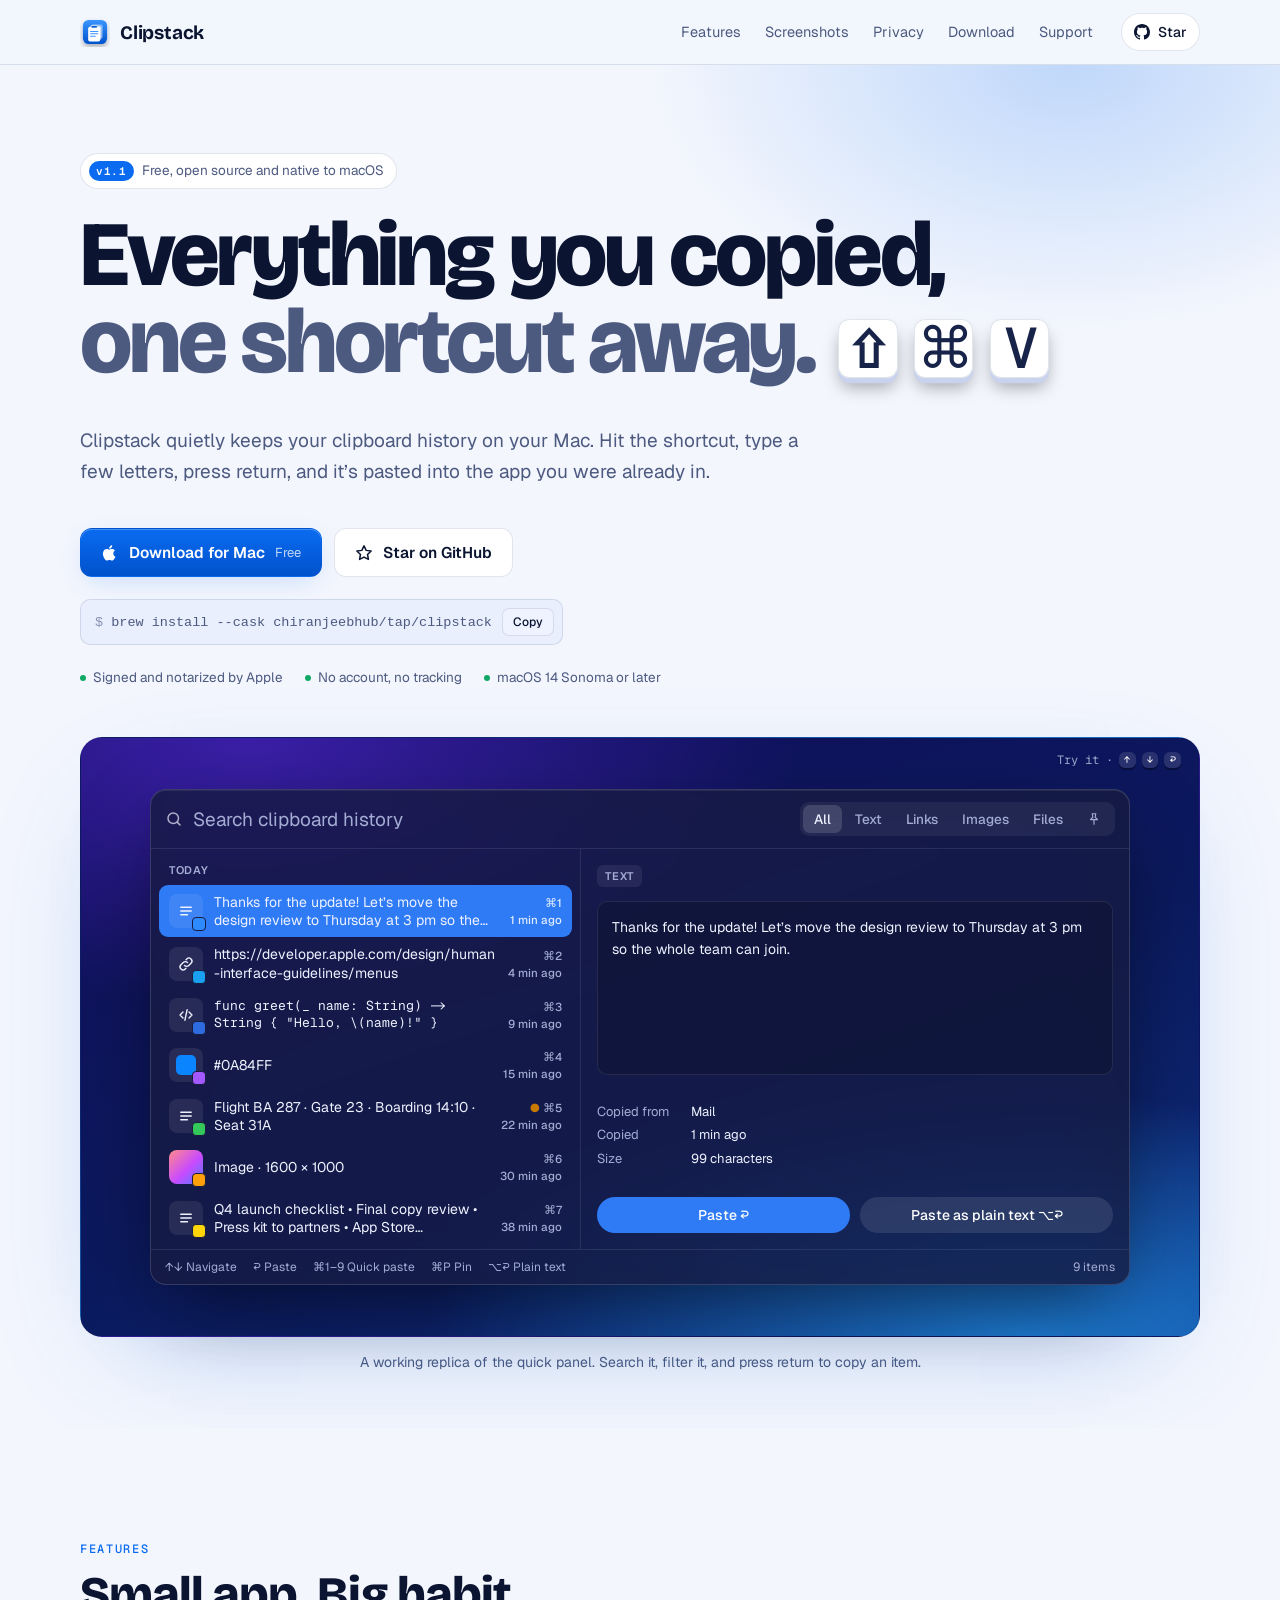
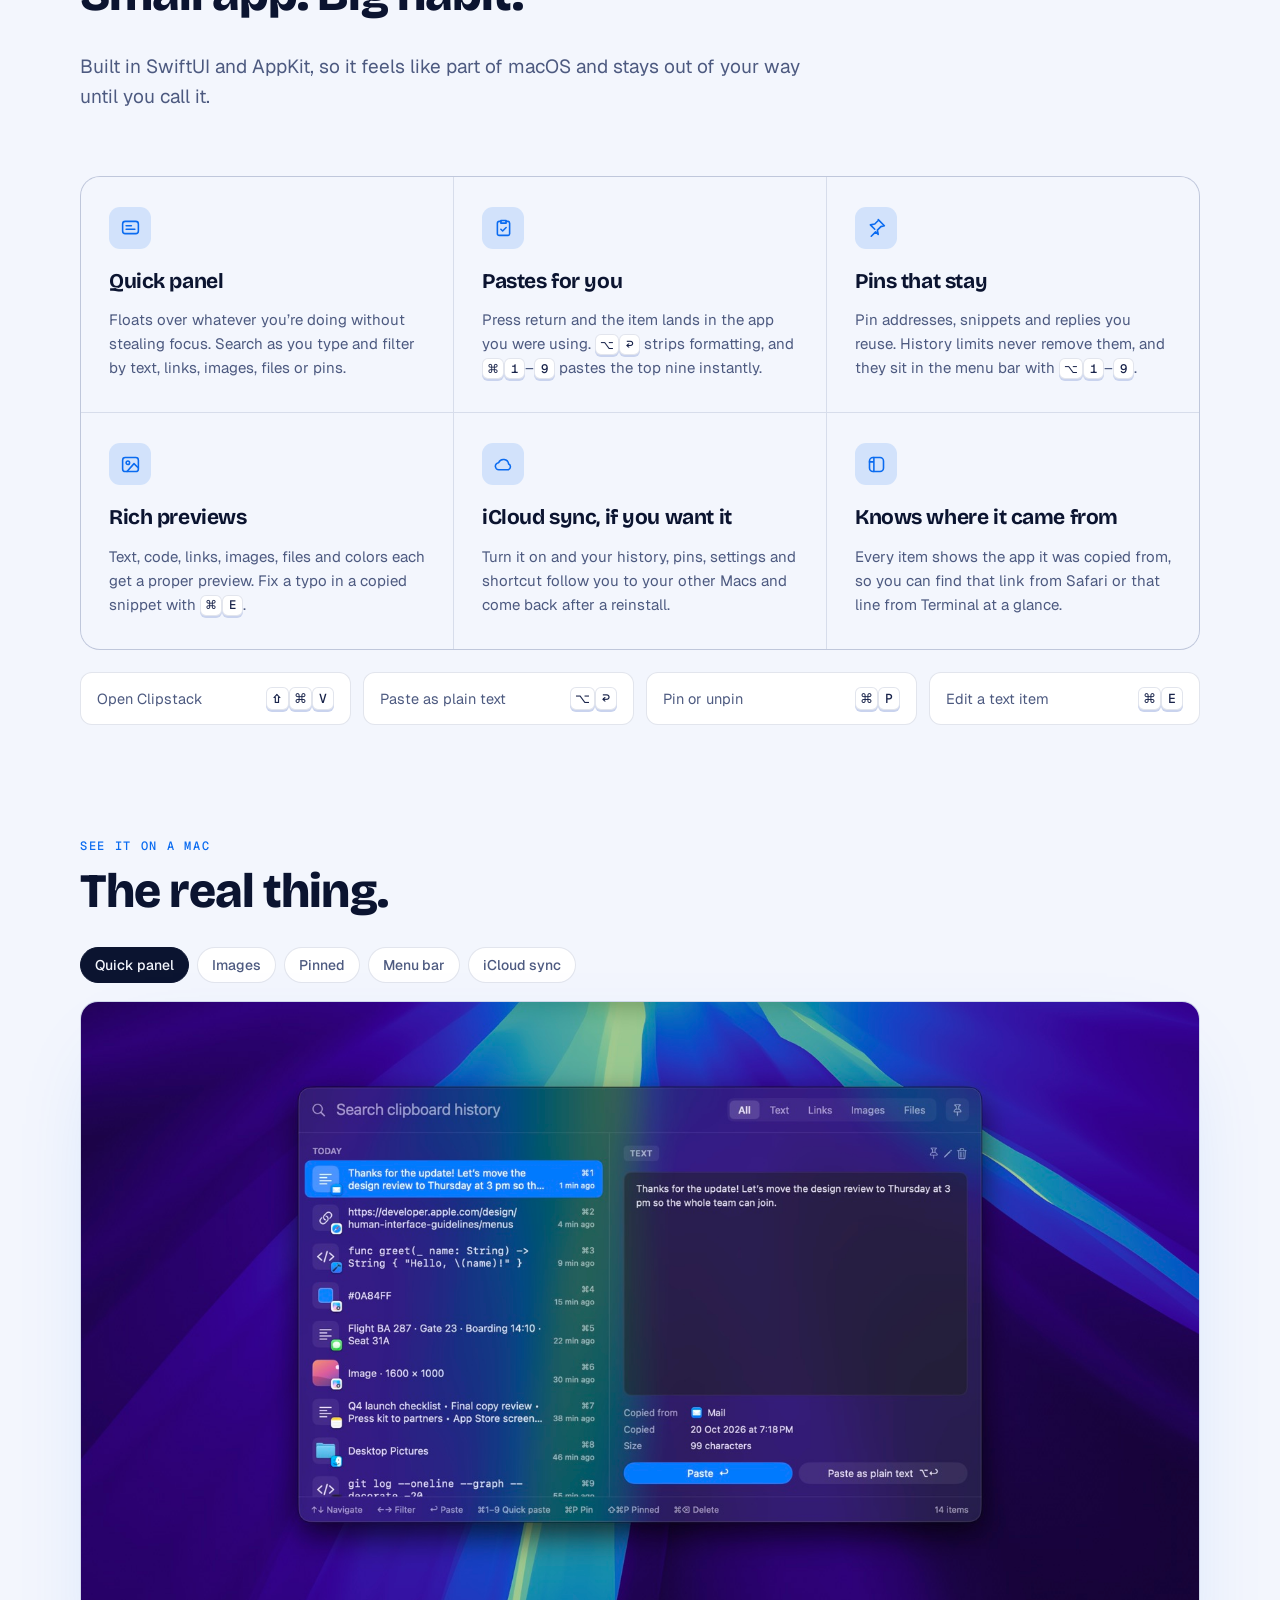
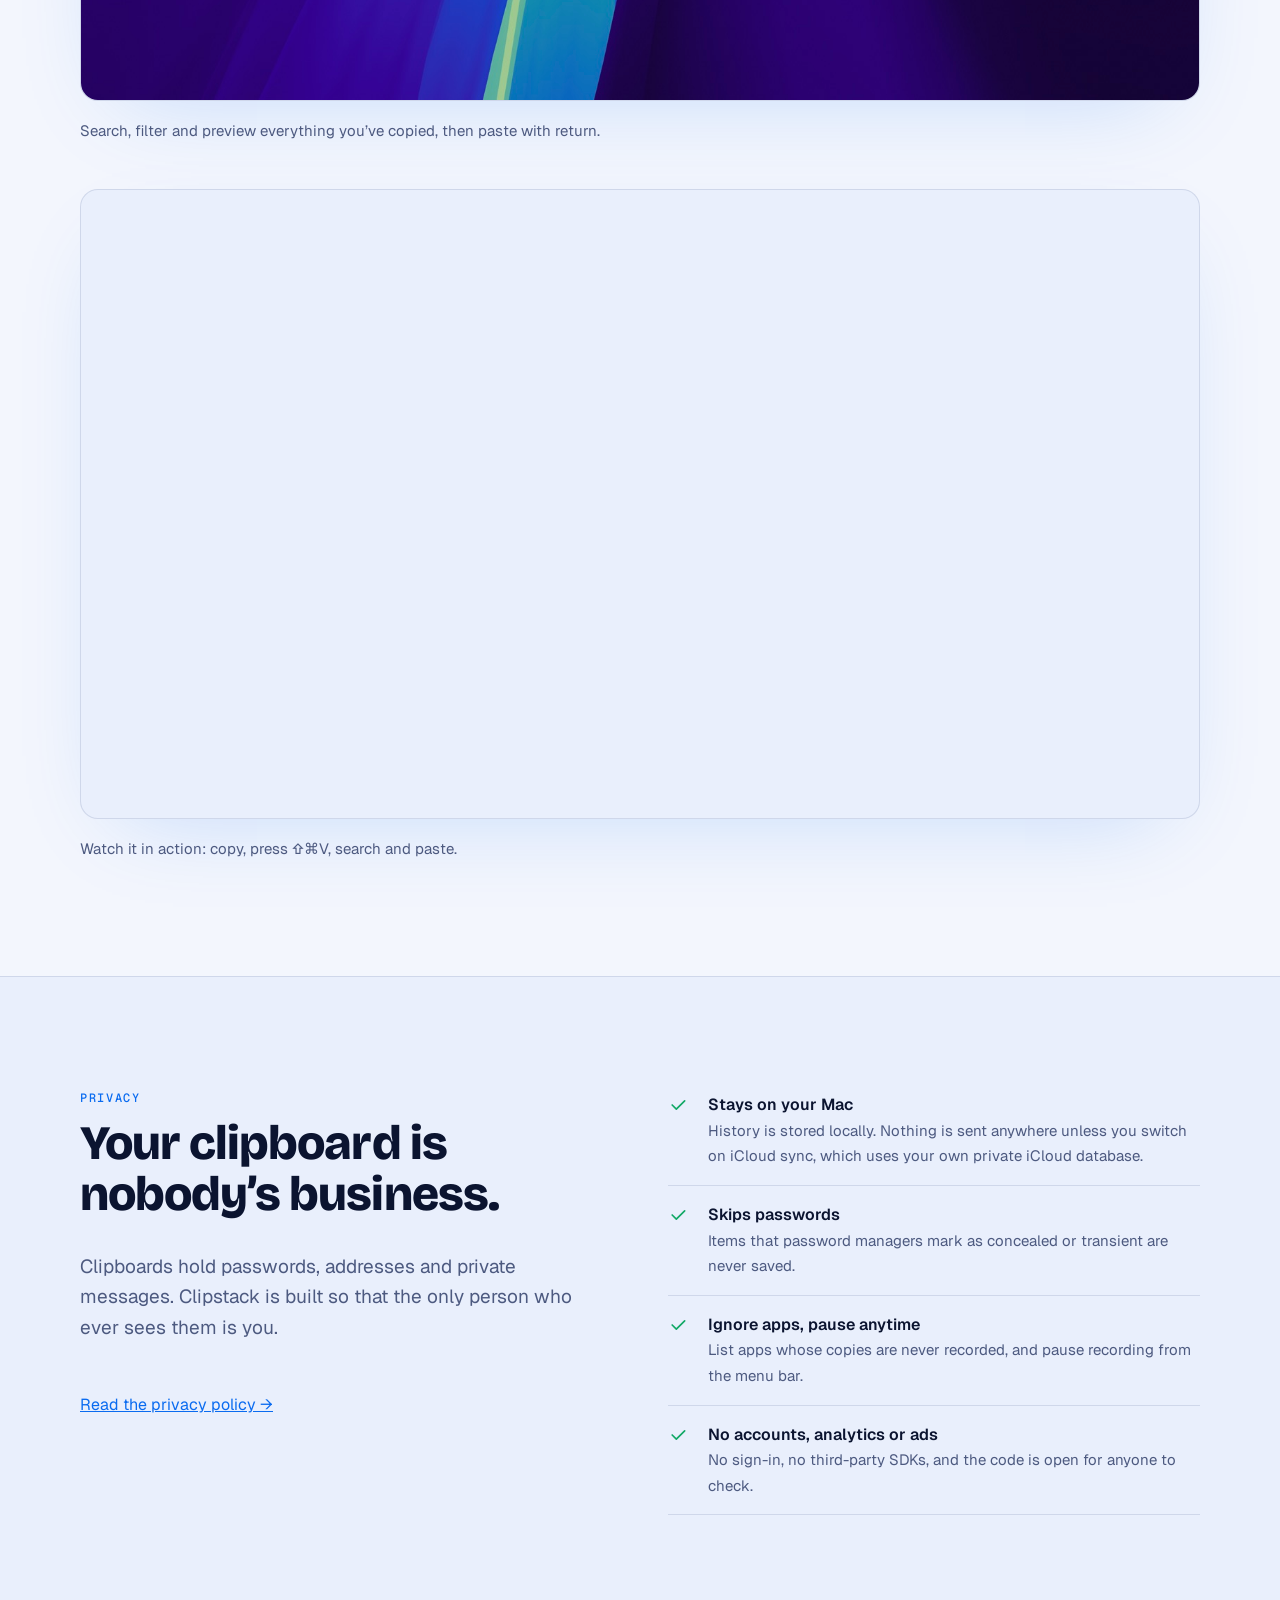
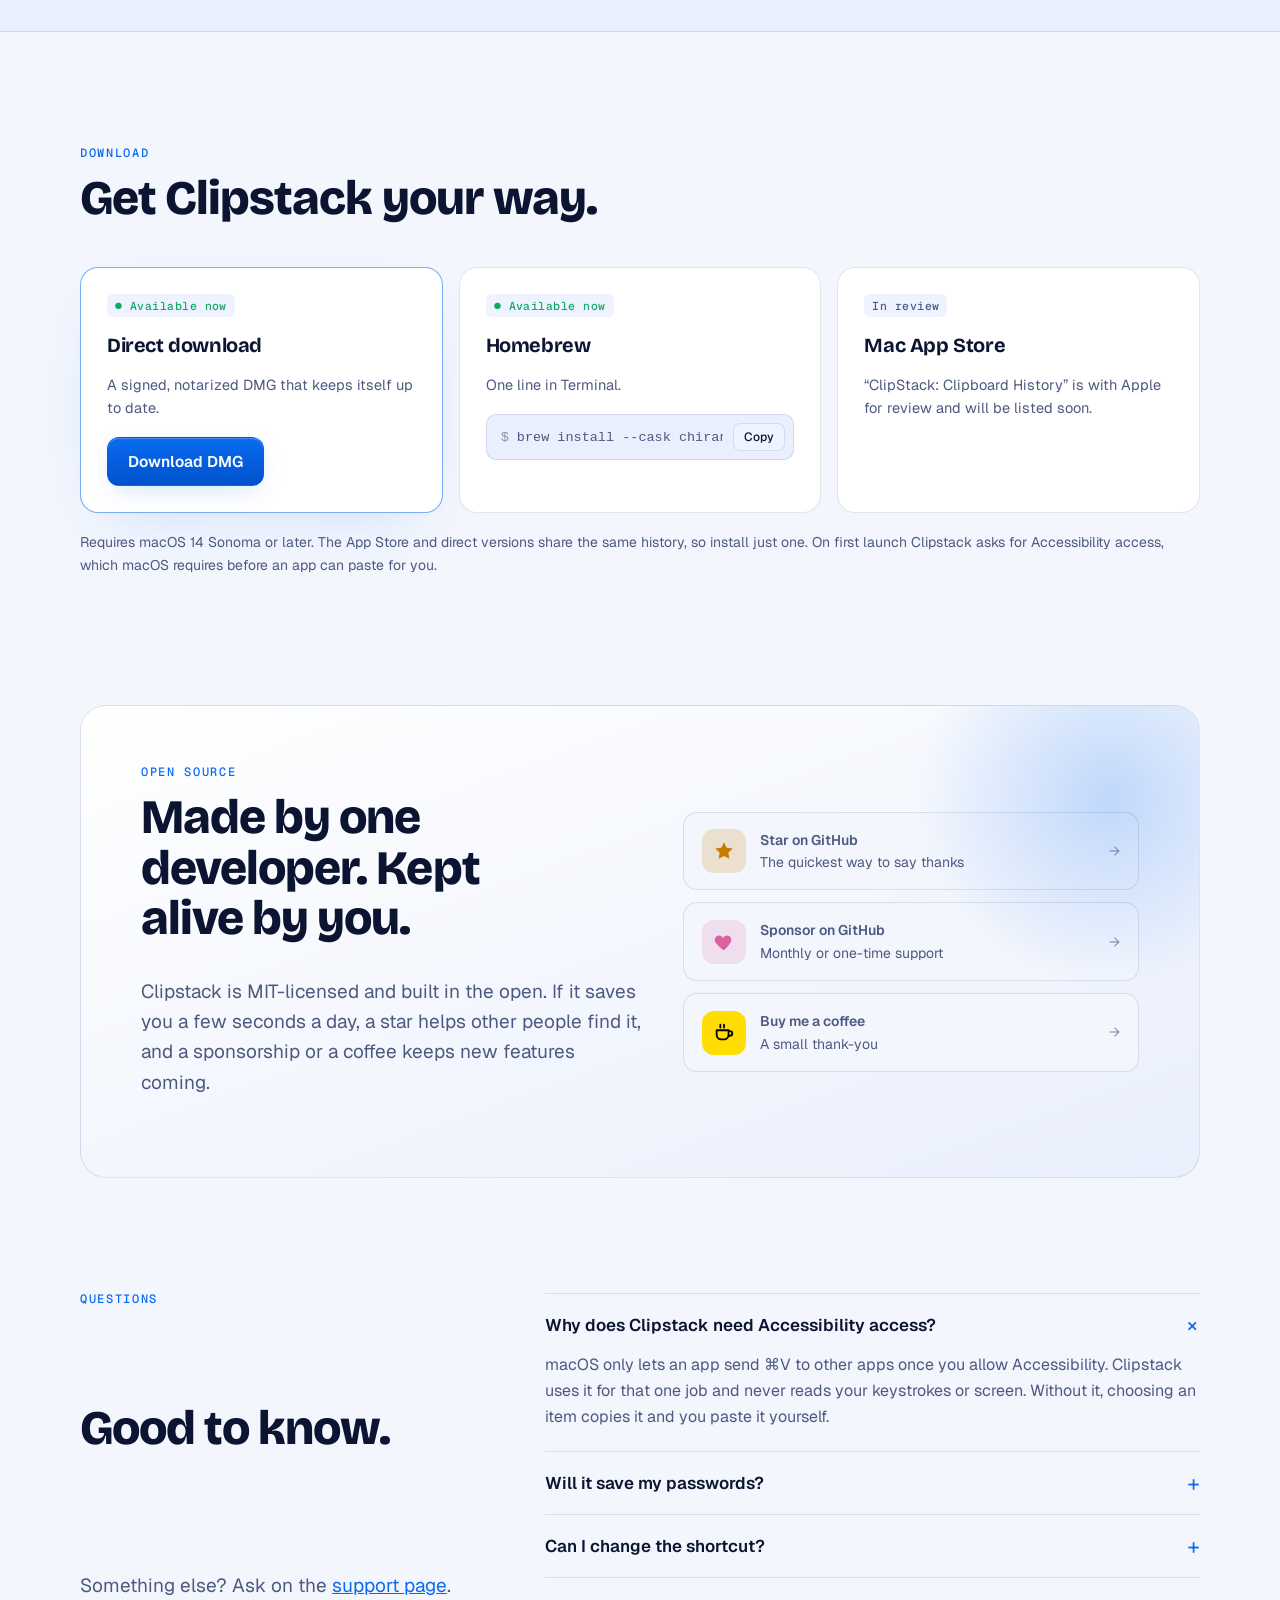
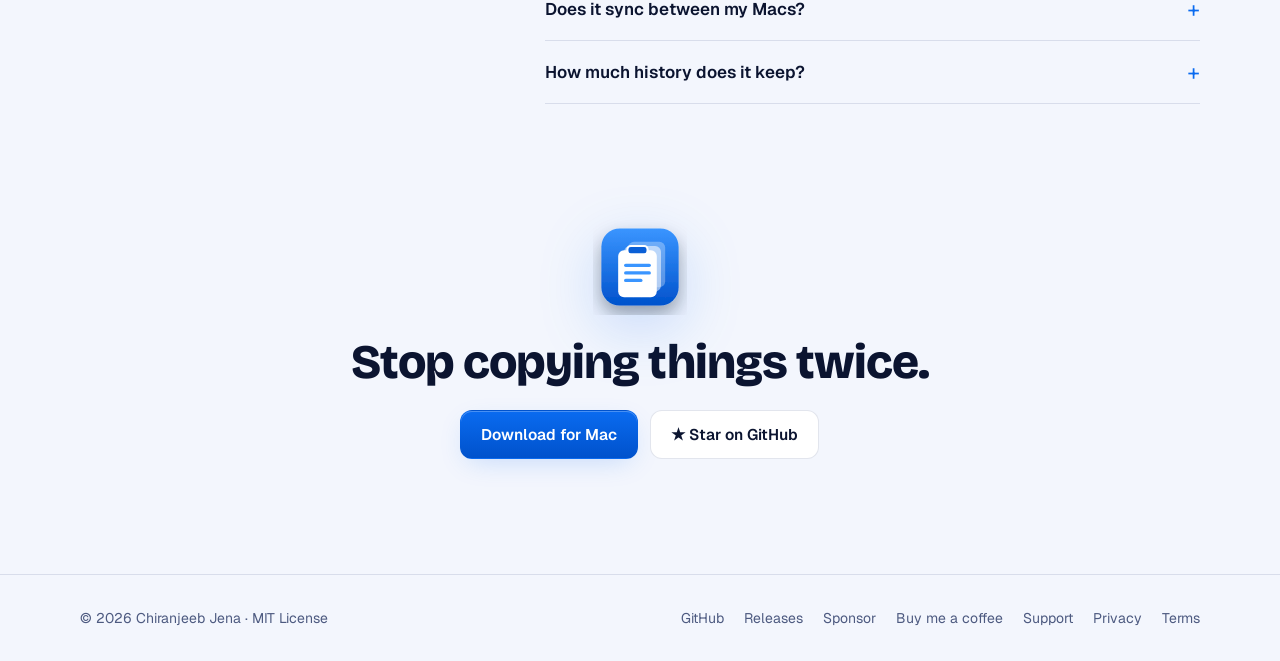
<file: index.html>
<!doctype html>
<html lang="en">
<head>
<meta charset="utf-8">
<meta name="viewport" content="width=device-width,initial-scale=1,viewport-fit=cover">
<title>Clipstack: Clipboard History for Mac</title>
<meta name="claude:viewport-fit-sides" content="cover">
<meta name="description" content="Clipstack keeps everything you copy on your Mac and brings it back with one shortcut. Search, preview, pin and paste. Native, private and open source.">
<meta property="og:type" content="website">
<meta property="og:title" content="Clipstack: Clipboard History for Mac">
<meta property="og:description" content="Everything you copy, one shortcut away. Native, private and open source.">
<meta property="og:url" content="https://clipstack.chiranjeeb.dev/">
<meta property="og:image" content="https://clipstack.chiranjeeb.dev/assets/og.png">
<meta name="twitter:card" content="summary_large_image">
<meta name="twitter:image" content="https://clipstack.chiranjeeb.dev/assets/og.png">
<meta name="theme-color" content="#070B1A">
<link rel="icon" href="assets/icon.svg" type="image/svg+xml">
<link rel="apple-touch-icon" href="assets/icon.png">
<link rel="preconnect" href="https://fonts.googleapis.com">
<link rel="preconnect" href="https://fonts.gstatic.com" crossorigin>
<link rel="stylesheet" href="https://fonts.googleapis.com/css2?family=Bricolage+Grotesque:opsz,wght@12..96,500;12..96,700;12..96,800&family=Geist:wght@400;500;600&family=Geist+Mono:wght@400;500&display=swap">
<style>
/* Layout: dark night-desk stage. Hero = headline + keycaps over a working replica of the quick panel; then features, real screenshots, downloads, support. */
:root{
  --bg:#070B1A; --bg-2:#0C1328; --surface:#111A36; --surface-2:#18234A; --line:rgba(150,175,255,.14);
  --fg:#EAF0FF; --muted:#97A3C7; --faint:#5F6B92;
  --accent:#3A95FF; --accent-deep:#0A5FD6; --accent-ink:#fff; --glow:rgba(58,149,255,.35);
  --key-top:#1B2650; --key-side:#0A1029; --key-fg:#DCE6FF;
  --ok:#3DD68C; --warm:#FFB547;
  --display:"Bricolage Grotesque", "Avenir Next", system-ui, sans-serif;
  --body:"Geist", -apple-system, BlinkMacSystemFont, "Segoe UI", sans-serif;
  --mono:"Geist Mono", ui-monospace, "SF Mono", Menlo, monospace;
  --r:14px;
  color-scheme:dark;
}
@media (prefers-color-scheme: light){:root:not([data-theme="dark"]){
  --bg:#F3F6FD; --bg-2:#E9EFFC; --surface:#FFFFFF; --surface-2:#EEF3FF; --line:rgba(20,40,110,.12);
  --fg:#0B1430; --muted:#4D5A80; --faint:#8893B3;
  --accent:#0A6BF0; --accent-deep:#0052CC; --glow:rgba(10,107,240,.22);
  --key-top:#FFFFFF; --key-side:#C9D3EE; --key-fg:#18234A; --ok:#11A866; --warm:#C97A00;
  color-scheme:light}}
:root[data-theme="light"]{
  --bg:#F3F6FD; --bg-2:#E9EFFC; --surface:#FFFFFF; --surface-2:#EEF3FF; --line:rgba(20,40,110,.12);
  --fg:#0B1430; --muted:#4D5A80; --faint:#8893B3;
  --accent:#0A6BF0; --accent-deep:#0052CC; --glow:rgba(10,107,240,.22);
  --key-top:#FFFFFF; --key-side:#C9D3EE; --key-fg:#18234A; --ok:#11A866; --warm:#C97A00;
  color-scheme:light}

*{box-sizing:border-box}
[hidden]{display:none!important}
html{scroll-behavior:smooth}
body{margin:0;background:var(--bg);color:var(--fg);font:16px/1.6 var(--body);-webkit-font-smoothing:antialiased;overflow-x:hidden}
a{color:inherit}
img{max-width:100%;display:block}
:focus-visible{outline:2px solid var(--accent);outline-offset:3px;border-radius:6px}
.wrap{max-width:1160px;margin:0 auto;padding-left:max(20px,env(safe-area-inset-left,0px));padding-right:max(20px,env(safe-area-inset-right,0px))}
h1,h2,h3{font-family:var(--display);text-wrap:balance;margin:0;letter-spacing:-.02em}
h2{font-size:clamp(30px,4.4vw,48px);line-height:1.05;font-weight:800}
.eyebrow{font:500 12px/1 var(--mono);letter-spacing:.14em;text-transform:uppercase;color:var(--accent)}
.lede{color:var(--muted);font-size:clamp(17px,1.6vw,19px);max-width:58ch}
section{padding-block:clamp(64px,9vw,120px)}
.sec-head{display:grid;gap:14px;margin-bottom:44px;max-width:720px}

/* keycaps */
kbd,.key{font-family:var(--mono);font-weight:500}
kbd{display:inline-grid;place-items:center;min-width:1.7em;height:1.7em;padding:0 .4em;border-radius:6px;background:var(--key-top);color:var(--key-fg);box-shadow:0 2px 0 var(--key-side),inset 0 0 0 1px var(--line);font-size:.82em;line-height:1;vertical-align:.08em}

/* nav */
body::before{content:"";position:fixed;inset:0 0 auto;height:env(safe-area-inset-top,0px);z-index:30;background:var(--bg)}
.nav{position:sticky;top:env(safe-area-inset-top,0px);z-index:20;background:color-mix(in srgb,var(--bg) 78%,transparent);backdrop-filter:blur(14px) saturate(1.4);-webkit-backdrop-filter:blur(14px) saturate(1.4);border-bottom:1px solid var(--line)}
.nav .wrap{display:flex;align-items:center;gap:28px;height:64px}
.brand{display:flex;align-items:center;gap:10px;text-decoration:none;font:700 19px var(--display);letter-spacing:-.01em}
.brand img{width:30px;height:30px}
.nav-links{display:flex;gap:24px;margin-left:auto;font-size:14.5px}
.nav-links a{text-decoration:none;color:var(--muted)}
.nav-links a:hover{color:var(--fg)}
.star-btn{display:inline-flex;align-items:center;gap:8px;text-decoration:none;font-size:14px;font-weight:500;padding:7px 12px;border-radius:999px;border:1px solid var(--line);background:var(--surface)}
.star-btn:hover{border-color:var(--accent)}
.star-btn .count{font-family:var(--mono);font-size:12.5px;color:var(--muted);padding-left:8px;border-left:1px solid var(--line)}
.star-btn .count:empty{display:none}
@media (max-width:780px){.nav-links{display:none}.star-btn{margin-left:auto}}

/* buttons */
.btn{display:inline-flex;align-items:center;gap:10px;padding:13px 20px;border-radius:12px;font:600 15.5px var(--body);text-decoration:none;border:1px solid transparent;cursor:pointer;transition:transform .15s,box-shadow .15s,background .15s}
.btn svg{width:18px;height:18px;flex:none}
.btn-primary{background:linear-gradient(180deg,var(--accent),var(--accent-deep));color:var(--accent-ink);box-shadow:0 8px 28px -8px var(--glow),inset 0 1px 0 rgba(255,255,255,.25)}
.btn-primary:hover{transform:translateY(-1px);box-shadow:0 12px 34px -8px var(--glow),inset 0 1px 0 rgba(255,255,255,.25)}
.btn-ghost{background:var(--surface);border-color:var(--line);color:var(--fg)}
.btn-ghost:hover{border-color:var(--accent)}
.btn small{font-weight:400;opacity:.75;font-size:13px}

/* hero */
.hero{position:relative;padding-block:clamp(48px,7vw,88px) 40px;overflow:hidden}
.hero::before{content:"";position:absolute;inset:-20% -10% auto;height:900px;background:
  radial-gradient(600px 380px at 78% 30%,var(--glow),transparent 70%),
  radial-gradient(500px 300px at 10% 0%,color-mix(in srgb,var(--accent-deep) 22%,transparent),transparent 70%);pointer-events:none}
.hero .wrap{position:relative;display:grid;gap:48px}
.hero-copy{display:grid;gap:22px;justify-items:start;max-width:1040px}
.pill{display:inline-flex;align-items:center;gap:8px;font-size:13.5px;color:var(--muted);padding:6px 12px 6px 8px;border-radius:999px;border:1px solid var(--line);background:var(--surface);text-decoration:none}
.pill b{font:600 11px var(--mono);letter-spacing:.06em;color:var(--accent-ink);background:var(--accent);padding:3px 7px;border-radius:999px}
h1{font-size:clamp(44px,7.6vw,92px);line-height:.95;font-weight:800;letter-spacing:-.035em}
h1 .soft{color:var(--muted)}
.keys{display:inline-flex;gap:.18em;vertical-align:.04em;margin-left:.08em}
.keys .key{display:inline-grid;place-items:center;width:1.04em;height:1.04em;border-radius:.2em;font-size:.62em;font-weight:500;background:linear-gradient(180deg,color-mix(in srgb,var(--key-top) 85%,#fff 15%),var(--key-top));color:var(--key-fg);box-shadow:0 .09em 0 var(--key-side),0 .2em .3em -.05em rgba(0,0,0,.35),inset 0 0 0 1px var(--line);transform:translateY(0);animation:press 4.8s infinite}
.keys .key:nth-child(2){animation-delay:.12s}.keys .key:nth-child(3){animation-delay:.24s}
@keyframes press{0%,8%,100%{transform:translateY(0);box-shadow:0 .09em 0 var(--key-side),0 .2em .3em -.05em rgba(0,0,0,.35),inset 0 0 0 1px var(--line)}
  3%,6%{transform:translateY(.07em);box-shadow:0 .02em 0 var(--key-side),0 .05em .1em rgba(0,0,0,.3),inset 0 0 0 1px var(--accent)}}
.cta-row{display:flex;flex-wrap:wrap;gap:12px;align-items:center}
.brew{display:flex;align-items:center;gap:10px;font:13.5px var(--mono);color:var(--muted);background:var(--bg-2);border:1px solid var(--line);border-radius:10px;padding:8px 8px 8px 14px;max-width:100%;min-width:0}
.brew code{white-space:nowrap;overflow:auto;min-width:0}
.brew code::before{content:"$ ";color:var(--faint)}
.copy{flex:none;font:500 12px var(--body);color:var(--fg);background:var(--surface-2);border:1px solid var(--line);border-radius:7px;padding:5px 10px;cursor:pointer}
.copy:hover{border-color:var(--accent)}
.trust{display:flex;flex-wrap:wrap;gap:8px 22px;font-size:13.5px;color:var(--muted);list-style:none;padding:0;margin:0}
.trust li{display:flex;align-items:center;gap:7px}
.hero-top{display:flex;flex-wrap:wrap;align-items:center;gap:14px 18px}
.ph-btn{display:inline-flex;align-items:center;gap:10px;padding:5px 6px 5px 6px;border-radius:999px;border:1px solid var(--line);background:var(--surface);text-decoration:none;font-size:13.5px;transition:border-color .15s,transform .15s}
.ph-btn:hover{border-color:#FF6154;transform:translateY(-1px)}
.ph-logo{width:26px;height:26px;flex:none}
.ph-label{display:grid;line-height:1.1;font-weight:600;color:var(--fg)}
.ph-label small{font:500 9.5px var(--mono);letter-spacing:.1em;text-transform:uppercase;color:var(--muted)}
.ph-up{display:inline-flex;align-items:center;gap:5px;margin-left:4px;padding:6px 11px;border-radius:999px;background:color-mix(in srgb,#FF6154 16%,transparent);color:#FF6154;font-weight:600;font-size:13px}
.ph-up svg{width:10px;height:10px}
.ph-btn:hover .ph-up{background:#FF6154;color:#fff}
.ph-lg{font-size:15px;padding:7px 8px}.ph-lg .ph-logo{width:32px;height:32px}.ph-lg .ph-up{padding:8px 14px;font-size:14px}
.trust li::before{content:"";width:6px;height:6px;border-radius:50%;background:var(--ok)}

/* demo panel (replica of the app's quick panel) */
.stage{position:relative;border-radius:22px;padding:clamp(14px,4vw,56px);background:
  radial-gradient(120% 90% at 85% 100%,#1D7BD1 0%,transparent 45%),
  radial-gradient(90% 80% at 15% 0%,#3B1FA8 0%,transparent 55%),
  linear-gradient(160deg,#120E5A,#0B1A5E 55%,#0E2C7A);border:1px solid var(--line);box-shadow:0 40px 120px -40px var(--glow)}
.stage-hint{position:absolute;top:14px;right:18px;font:12px var(--mono);color:rgba(220,230,255,.7);display:flex;gap:6px;align-items:center}
.stage-hint kbd{background:rgba(255,255,255,.12);color:#fff;box-shadow:0 2px 0 rgba(0,0,0,.35)}
.panel{--p-bg:rgba(24,28,62,.82);--p-fg:#EEF2FF;--p-muted:#A3ACD3;--p-line:rgba(255,255,255,.09);--p-sel:#2F7BF5;
  max-width:980px;margin:0 auto;border-radius:16px;background:var(--p-bg);color:var(--p-fg);backdrop-filter:blur(30px) saturate(1.5);-webkit-backdrop-filter:blur(30px) saturate(1.5);
  border:1px solid rgba(255,255,255,.14);box-shadow:0 30px 80px -20px rgba(0,0,0,.6),inset 0 1px 0 rgba(255,255,255,.08);overflow:hidden;font-size:14px;animation:pop .7s cubic-bezier(.2,1.4,.4,1) .35s both}
@keyframes pop{from{transform:translateY(10px) scale(.97)}to{transform:none}}
.p-top{display:flex;align-items:center;gap:12px;padding:12px 14px;border-bottom:1px solid var(--p-line);flex-wrap:wrap}
.p-search{flex:1 1 220px;display:flex;align-items:center;gap:10px;min-width:0}
.p-search svg{width:18px;height:18px;opacity:.7;flex:none}
.p-search input{flex:1;min-width:0;background:none;border:0;outline:0;color:var(--p-fg);font:400 19px var(--body);padding:4px 0}
.p-search input::placeholder{color:var(--p-muted)}
.p-tabs{display:flex;gap:2px;padding:3px;border-radius:9px;background:rgba(255,255,255,.06);overflow-x:auto;max-width:100%}
.p-tabs button{border:0;background:none;color:var(--p-muted);font:500 13.5px var(--body);padding:5px 11px;border-radius:7px;cursor:pointer;white-space:nowrap}
.p-tabs button[aria-pressed="true"]{background:rgba(255,255,255,.14);color:var(--p-fg)}
.p-body{display:grid;grid-template-columns:minmax(0,44fr) minmax(0,56fr);min-height:360px}
.p-list{padding:10px 8px;border-right:1px solid var(--p-line);max-height:400px;overflow:auto;outline:0}
.p-group{font:600 11px var(--body);letter-spacing:.06em;color:var(--p-muted);padding:4px 10px 8px}
.row{display:grid;grid-template-columns:34px minmax(0,1fr) auto;gap:11px;align-items:center;padding:8px 10px;border-radius:9px;cursor:pointer}
.row:hover{background:rgba(255,255,255,.05)}
.row[aria-selected="true"]{background:var(--p-sel)}
.row[aria-selected="true"] .meta{color:rgba(255,255,255,.85)}
.ico{position:relative;width:34px;height:34px;border-radius:8px;background:rgba(255,255,255,.08);display:grid;place-items:center}
.ico svg{width:18px;height:18px;stroke:currentColor;fill:none;stroke-width:1.8;stroke-linecap:round;stroke-linejoin:round}
.ico .app{position:absolute;right:-3px;bottom:-3px;width:14px;height:14px;border-radius:4px;border:1.5px solid rgba(24,28,62,1)}
.txt{line-height:1.3;overflow:hidden;display:-webkit-box;-webkit-line-clamp:2;-webkit-box-orient:vertical;word-break:break-word}
.txt.code{font-family:var(--mono);font-size:13px}
.meta{text-align:right;font:500 11.5px var(--body);color:var(--p-muted);display:grid;gap:2px;white-space:nowrap}
.meta .pin{color:var(--warm)}
.empty{padding:30px 12px;color:var(--p-muted);text-align:center}
.p-prev{padding:16px;display:grid;grid-template-rows:auto 1fr auto auto;gap:14px;min-width:0}
.p-prev .kind{justify-self:start;font:600 11px var(--body);letter-spacing:.06em;color:var(--p-muted);background:rgba(255,255,255,.07);padding:4px 8px;border-radius:6px}
.p-view{background:rgba(0,0,0,.18);border:1px solid var(--p-line);border-radius:10px;padding:14px;overflow:auto;min-height:140px;word-break:break-word}
.p-view.code{font:13px/1.55 var(--mono);white-space:pre-wrap}
.p-view .swatch{height:100%;min-height:120px;border-radius:8px}
.p-view .imgprev{height:100%;min-height:150px;border-radius:8px;background:linear-gradient(135deg,#FF8A8A,#C94BFF 55%,#4B7BFF)}
.p-info{display:grid;grid-template-columns:auto 1fr;gap:3px 22px;font-size:13px}
.p-info dt{color:var(--p-muted)}.p-info dd{margin:0}
.p-btns{display:grid;grid-template-columns:1fr 1fr;gap:10px}
.p-btns button{border:0;border-radius:999px;padding:9px;font:500 14px var(--body);cursor:pointer;color:#fff;background:rgba(255,255,255,.1)}
.p-btns button:first-child{background:var(--p-sel)}
.p-btns button:hover{filter:brightness(1.1)}
.p-foot{display:flex;flex-wrap:wrap;gap:6px 16px;padding:9px 14px;border-top:1px solid var(--p-line);font:12px var(--body);color:var(--p-muted)}
.p-foot span:last-child{margin-left:auto}
.toast{position:absolute;left:50%;bottom:22px;transform:translate(-50%,8px);opacity:0;pointer-events:none;background:#fff;color:#0B1430;font:500 14px var(--body);padding:9px 16px;border-radius:999px;box-shadow:0 10px 30px rgba(0,0,0,.35);transition:.25s;white-space:nowrap}
.toast.show{opacity:1;transform:translate(-50%,0)}
.demo-cap{text-align:center;color:var(--muted);font-size:14px;margin-top:14px}
@media (max-width:720px){.p-body{grid-template-columns:1fr}.p-prev{display:none}.p-list{border-right:0;max-height:420px}.p-foot span:nth-child(n+4):not(:last-child){display:none}.stage-hint{display:none}}

/* features */
.feat-grid{display:grid;grid-template-columns:repeat(3,minmax(0,1fr));gap:1px;background:var(--line);border:1px solid var(--line);border-radius:20px;overflow:hidden}
.feat{background:var(--bg);padding:30px 28px 32px;display:grid;gap:10px;align-content:start}
.feat .glyph{width:42px;height:42px;border-radius:11px;display:grid;place-items:center;background:color-mix(in srgb,var(--accent) 14%,transparent);color:var(--accent);margin-bottom:6px}
.feat .glyph svg{width:21px;height:21px;stroke:currentColor;fill:none;stroke-width:1.8;stroke-linecap:round;stroke-linejoin:round}
.feat h3{font-size:21px;font-weight:700}
.feat p{margin:0;color:var(--muted);font-size:15px}
@media (max-width:900px){.feat-grid{grid-template-columns:repeat(2,minmax(0,1fr))}}
@media (max-width:560px){.feat-grid{grid-template-columns:1fr}}

/* shortcuts strip */
.shortcuts{display:grid;grid-template-columns:repeat(auto-fit,minmax(200px,1fr));gap:12px;margin-top:22px}
.sc{display:flex;align-items:center;justify-content:space-between;gap:12px;padding:14px 16px;border:1px solid var(--line);border-radius:12px;background:var(--surface);font-size:14.5px}
.sc span{color:var(--muted)}
.sc kbd{font-size:13px}

/* gallery */
.gallery{display:grid;gap:18px}
.g-tabs{display:flex;flex-wrap:wrap;gap:8px}
.g-tabs button{font:500 14px var(--body);padding:8px 14px;border-radius:999px;border:1px solid var(--line);background:var(--surface);color:var(--muted);cursor:pointer}
.g-tabs button[aria-selected="true"]{background:var(--fg);color:var(--bg);border-color:var(--fg)}
.g-frame{border-radius:18px;overflow:hidden;border:1px solid var(--line);box-shadow:0 30px 90px -40px var(--glow);aspect-ratio:16/10;max-width:100%;background:var(--bg-2)}
.g-frame img{width:100%;height:100%;object-fit:cover}
.g-cap{color:var(--muted);font-size:15px;margin:0}
.v-frame{border-radius:18px;overflow:hidden;border:1px solid var(--line);box-shadow:0 30px 90px -40px var(--glow);aspect-ratio:16/9;background:var(--bg-2);margin-top:28px}
.v-frame iframe{width:100%;height:100%;border:0;display:block}

/* privacy */
.privacy{border-block:1px solid var(--line);background:var(--bg-2)}
.priv-grid{display:grid;grid-template-columns:minmax(0,1fr) minmax(0,1fr);gap:56px;align-items:start}
.priv-list{list-style:none;margin:0;padding:0;display:grid;gap:0}
.priv-list li{display:grid;grid-template-columns:28px 1fr;gap:12px;padding:16px 0;border-bottom:1px solid var(--line)}
.priv-list li:first-child{padding-top:0}
.priv-list svg{width:20px;height:20px;stroke:var(--ok);fill:none;stroke-width:2;stroke-linecap:round;stroke-linejoin:round;margin-top:3px}
.priv-list b{display:block;font-weight:600}
.priv-list span{color:var(--muted);font-size:15px}
@media (max-width:820px){.priv-grid{grid-template-columns:1fr;gap:32px}}

/* download */
.dl-grid{display:grid;grid-template-columns:repeat(3,minmax(0,1fr));gap:16px}
.dl{border:1px solid var(--line);border-radius:18px;background:var(--surface);padding:26px;display:grid;gap:12px;align-content:start}
.dl.main{border-color:color-mix(in srgb,var(--accent) 55%,transparent);box-shadow:0 20px 60px -30px var(--glow)}
.dl h3{font-size:20px}
.dl p{margin:0;color:var(--muted);font-size:14.5px}
.dl .tag{justify-self:start;font:500 11.5px var(--mono);letter-spacing:.04em;padding:4px 8px;border-radius:6px;background:var(--surface-2);color:var(--muted)}
.dl .tag.live{color:var(--ok)}
.dl .btn{justify-self:start;margin-top:6px}
.dl .brew{margin-top:6px}
.req{margin-top:18px;color:var(--muted);font-size:14px}
@media (max-width:900px){.dl-grid{grid-template-columns:1fr}}

/* support the project */
.love{position:relative;overflow:hidden;border-radius:26px;border:1px solid var(--line);background:linear-gradient(160deg,var(--surface),var(--bg-2));padding:clamp(28px,5vw,60px);display:grid;grid-template-columns:minmax(0,1.1fr) minmax(0,1fr);gap:40px;align-items:center}
.love::after{content:"";position:absolute;right:-120px;top:-120px;width:420px;height:420px;background:radial-gradient(circle,var(--glow),transparent 65%);pointer-events:none}
.love-actions{position:relative;display:grid;gap:12px}
.act{display:grid;grid-template-columns:44px 1fr auto;gap:14px;align-items:center;padding:16px 18px;border-radius:14px;border:1px solid var(--line);background:var(--bg);text-decoration:none;transition:border-color .15s,transform .15s}
.act:hover{border-color:var(--accent);transform:translateX(3px)}
.act .ai{width:44px;height:44px;border-radius:12px;display:grid;place-items:center}
.act .ai svg{width:22px;height:22px}
.act b{display:block;font-weight:600}
.act span{color:var(--muted);font-size:14px}
.act .arrow{color:var(--faint)}
.ai.star{background:color-mix(in srgb,var(--warm) 18%,transparent);color:var(--warm)}
.ai.heart{background:rgba(219,97,162,.16);color:#DB61A2}
.ai.coffee{background:#FFDD00;color:#000}
@media (max-width:820px){.love{grid-template-columns:1fr}}

/* faq */
.faq{display:grid;gap:0;border-top:1px solid var(--line)}
.faq details{border-bottom:1px solid var(--line);padding:4px 0}
.faq summary{cursor:pointer;list-style:none;display:flex;justify-content:space-between;gap:20px;padding:16px 0;font:600 17px var(--body)}
.faq summary::-webkit-details-marker{display:none}
.faq summary::after{content:"+";font:400 22px/1 var(--mono);color:var(--accent);transition:transform .2s}
.faq details[open] summary::after{transform:rotate(45deg)}
.faq p{margin:0 0 18px;color:var(--muted);max-width:70ch}
.faq-wrap{display:grid;grid-template-columns:minmax(0,1fr) minmax(0,1.6fr);gap:56px}
@media (max-width:820px){.faq-wrap{grid-template-columns:1fr;gap:24px}}

/* final + footer */
.final{text-align:center;display:grid;justify-items:center;gap:22px}
.final img{width:96px;height:96px;filter:drop-shadow(0 18px 30px var(--glow))}
footer{border-top:1px solid var(--line);padding-block:32px;color:var(--muted);font-size:14px}
footer .wrap{display:flex;flex-wrap:wrap;gap:12px 28px;align-items:center}
footer nav{display:flex;flex-wrap:wrap;gap:20px;margin-left:auto}
footer a{text-decoration:none}footer a:hover{color:var(--fg)}

@media (prefers-reduced-motion:reduce){*{animation:none!important;transition:none!important}html{scroll-behavior:auto}}
</style>
</head>
<body>

<header class="nav">
  <div class="wrap">
    <a class="brand" href="./"><img src="assets/icon.svg" alt="">Clipstack</a>
    <nav class="nav-links" aria-label="Main">
      <a href="#features">Features</a>
      <a href="#screenshots">Screenshots</a>
      <a href="#privacy">Privacy</a>
      <a href="#download">Download</a>
      <a href="support">Support</a>
    </nav>
    <a class="star-btn" href="https://github.com/chiranjeebhub/ClipStack" target="_blank" rel="noopener">
      <svg width="16" height="16" viewBox="0 0 16 16" fill="currentColor" aria-hidden="true"><path d="M8 0C3.58 0 0 3.58 0 8c0 3.54 2.29 6.53 5.47 7.59.4.07.55-.17.55-.38 0-.19-.01-.82-.01-1.49-2.01.37-2.53-.49-2.69-.94-.09-.23-.48-.94-.82-1.13-.28-.15-.68-.52-.01-.53.63-.01 1.08.58 1.23.82.72 1.21 1.87.87 2.33.66.07-.52.28-.87.51-1.07-1.78-.2-3.64-.89-3.64-3.95 0-.87.31-1.59.82-2.15-.08-.2-.36-1.02.08-2.12 0 0 .67-.21 2.2.82.64-.18 1.32-.27 2-.27.68 0 1.36.09 2 .27 1.53-1.04 2.2-.82 2.2-.82.44 1.1.16 1.92.08 2.12.51.56.82 1.27.82 2.15 0 3.07-1.87 3.75-3.65 3.95.29.25.54.73.54 1.48 0 1.07-.01 1.93-.01 2.2 0 .21.15.46.55.38A8.013 8.013 0 0016 8c0-4.42-3.58-8-8-8z"/></svg>
      Star<span class="count" data-stars></span>
    </a>
  </div>
</header>

<main>
<section class="hero">
  <div class="wrap">
    <div class="hero-copy">
      <div class="hero-top">
        <a class="pill" href="https://github.com/chiranjeebhub/ClipStack/releases/latest" target="_blank" rel="noopener"><b data-version>v1.1</b> Free, open source and native to macOS</a>
        <a class="ph-btn" hidden href="https://www.producthunt.com/products/clipstack-4?utm_source=badge-featured&amp;utm_medium=badge&amp;utm_campaign=badge-clipstack-5" target="_blank" rel="noopener"><svg class="ph-logo" viewBox="0 0 40 40" aria-hidden="true"><circle cx="20" cy="20" r="20" fill="#FF6154"/><path d="M16 12h6.2a5.4 5.4 0 010 10.8H19V28h-3zm3 3v4.8h3.2a2.4 2.4 0 000-4.8z" fill="#fff"/></svg><span class="ph-label"><small>Featured on</small>Product Hunt</span><span class="ph-up"><svg viewBox="0 0 12 12" aria-hidden="true"><path d="M6 2l4.5 7h-9z" fill="currentColor"/></svg>Upvote</span></a>
      </div>
      <h1>Everything you copied,<br><span class="soft">one shortcut away.</span> <span class="keys" aria-label="Shift Command V"><span class="key">⇧</span><span class="key">⌘</span><span class="key">V</span></span></h1>
      <p class="lede">Clipstack quietly keeps your clipboard history on your Mac. Hit the shortcut, type a few letters, press return, and it’s pasted into the app you were already in.</p>
      <div class="cta-row">
        <a class="btn btn-primary" href="https://github.com/chiranjeebhub/ClipStack/releases/latest" target="_blank" rel="noopener">
          <svg viewBox="0 0 24 24" fill="currentColor" aria-hidden="true"><path d="M16.4 12.6c0-2.6 2.1-3.8 2.2-3.9-1.2-1.8-3.1-2-3.7-2-1.6-.2-3.1.9-3.9.9-.8 0-2-.9-3.4-.9-1.7 0-3.3 1-4.2 2.6-1.8 3.1-.5 7.7 1.3 10.2.9 1.2 1.9 2.6 3.2 2.6 1.3-.1 1.8-.8 3.4-.8 1.5 0 2 .8 3.4.8 1.4 0 2.3-1.3 3.1-2.5 1-1.4 1.4-2.8 1.4-2.9-.1 0-2.8-1.1-2.8-4.1zM13.9 4.9c.7-.9 1.2-2 1-3.2-1 0-2.2.7-3 1.5-.6.7-1.2 1.9-1.1 3.1 1.2.1 2.3-.6 3.1-1.4z"/></svg>
          Download for Mac <small>Free</small>
        </a>
        <a class="btn btn-ghost" href="https://github.com/chiranjeebhub/ClipStack" target="_blank" rel="noopener">
          <svg viewBox="0 0 24 24" fill="none" stroke="currentColor" stroke-width="2" stroke-linejoin="round" aria-hidden="true"><path d="M12 2.5l2.9 6 6.6.9-4.8 4.6 1.2 6.5L12 17.4l-5.9 3.1 1.2-6.5L2.5 9.4l6.6-.9z"/></svg>
          Star on GitHub
        </a>
      </div>
      <div class="brew"><code id="brew-hero">brew install --cask chiranjeebhub/tap/clipstack</code><button class="copy" type="button" data-copy="brew-hero">Copy</button></div>
      <ul class="trust">
        <li>Signed and notarized by Apple</li>
        <li>No account, no tracking</li>
        <li>macOS 14 Sonoma or later</li>
      </ul>
    </div>

    <div>
      <div class="stage" id="demo">
        <div class="stage-hint">Try it · <kbd>↑</kbd><kbd>↓</kbd> <kbd>↩</kbd></div>
        <div class="panel" role="application" aria-label="Interactive Clipstack demo">
          <div class="p-top">
            <label class="p-search">
              <svg viewBox="0 0 24 24" fill="none" stroke="currentColor" stroke-width="2" stroke-linecap="round" aria-hidden="true"><circle cx="11" cy="11" r="7"/><path d="M20 20l-3.5-3.5"/></svg>
              <input id="demo-search" type="text" placeholder="Search clipboard history" autocomplete="off" spellcheck="false" aria-label="Search clipboard history">
            </label>
            <div class="p-tabs" id="demo-tabs" role="toolbar" aria-label="Filter">
              <button type="button" data-f="all" aria-pressed="true">All</button>
              <button type="button" data-f="text" aria-pressed="false">Text</button>
              <button type="button" data-f="link" aria-pressed="false">Links</button>
              <button type="button" data-f="image" aria-pressed="false">Images</button>
              <button type="button" data-f="file" aria-pressed="false">Files</button>
              <button type="button" data-f="pinned" aria-pressed="false" aria-label="Pinned"><svg width="14" height="14" viewBox="0 0 24 24" fill="none" stroke="currentColor" stroke-width="2" stroke-linecap="round" stroke-linejoin="round" style="vertical-align:-2px"><path d="M9 3h6l-1 6 4 4H6l4-4zM12 13v8"/></svg></button>
            </div>
          </div>
          <div class="p-body">
            <div class="p-list" id="demo-list" tabindex="0" role="listbox" aria-label="Clipboard history"></div>
            <div class="p-prev" id="demo-prev"></div>
          </div>
          <div class="p-foot"><span>↑↓ Navigate</span><span>↩ Paste</span><span>⌘1–9 Quick paste</span><span>⌘P Pin</span><span>⌥↩ Plain text</span><span id="demo-count">9 items</span></div>
        </div>
        <div class="toast" id="toast" role="status" aria-live="polite"></div>
      </div>
      <p class="demo-cap">A working replica of the quick panel. Search it, filter it, and press return to copy an item.</p>
    </div>
  </div>
</section>

<section id="features">
  <div class="wrap">
    <div class="sec-head">
      <span class="eyebrow">Features</span>
      <h2>Small app. Big habit.</h2>
      <p class="lede">Built in SwiftUI and AppKit, so it feels like part of macOS and stays out of your way until you call it.</p>
    </div>
    <div class="feat-grid">
      <article class="feat">
        <div class="glyph"><svg viewBox="0 0 24 24"><rect x="3" y="5" width="18" height="14" rx="3"/><path d="M7 10h6M7 14h10"/></svg></div>
        <h3>Quick panel</h3>
        <p>Floats over whatever you’re doing without stealing focus. Search as you type and filter by text, links, images, files or pins.</p>
      </article>
      <article class="feat">
        <div class="glyph"><svg viewBox="0 0 24 24"><path d="M9 4h6v3H9z"/><path d="M15 5h2a2 2 0 012 2v12a2 2 0 01-2 2H7a2 2 0 01-2-2V7a2 2 0 012-2h2"/><path d="M9 14l2 2 4-4"/></svg></div>
        <h3>Pastes for you</h3>
        <p>Press return and the item lands in the app you were using. <kbd>⌥</kbd><kbd>↩</kbd> strips formatting, and <kbd>⌘</kbd><kbd>1</kbd>–<kbd>9</kbd> pastes the top nine instantly.</p>
      </article>
      <article class="feat">
        <div class="glyph"><svg viewBox="0 0 24 24"><path d="M14 3l7 7-4 1-4 4 1 5-3-3-5 5M10 14l-5-5 5-1 4-4"/></svg></div>
        <h3>Pins that stay</h3>
        <p>Pin addresses, snippets and replies you reuse. History limits never remove them, and they sit in the menu bar with <kbd>⌥</kbd><kbd>1</kbd>–<kbd>9</kbd>.</p>
      </article>
      <article class="feat">
        <div class="glyph"><svg viewBox="0 0 24 24"><rect x="3" y="4" width="18" height="16" rx="3"/><circle cx="9" cy="10" r="2"/><path d="M21 16l-5-5-8 9"/></svg></div>
        <h3>Rich previews</h3>
        <p>Text, code, links, images, files and colors each get a proper preview. Fix a typo in a copied snippet with <kbd>⌘</kbd><kbd>E</kbd>.</p>
      </article>
      <article class="feat">
        <div class="glyph"><svg viewBox="0 0 24 24"><path d="M7 18a4 4 0 01-.6-8 6 6 0 0111.5 1.5A3.5 3.5 0 0117.5 18z"/></svg></div>
        <h3>iCloud sync, if you want it</h3>
        <p>Turn it on and your history, pins, settings and shortcut follow you to your other Macs and come back after a reinstall.</p>
      </article>
      <article class="feat">
        <div class="glyph"><svg viewBox="0 0 24 24"><rect x="4" y="4" width="16" height="16" rx="4"/><path d="M9 4v16M4 9h5"/></svg></div>
        <h3>Knows where it came from</h3>
        <p>Every item shows the app it was copied from, so you can find that link from Safari or that line from Terminal at a glance.</p>
      </article>
    </div>
    <div class="shortcuts">
      <div class="sc"><span>Open Clipstack</span><span><kbd>⇧</kbd><kbd>⌘</kbd><kbd>V</kbd></span></div>
      <div class="sc"><span>Paste as plain text</span><span><kbd>⌥</kbd><kbd>↩</kbd></span></div>
      <div class="sc"><span>Pin or unpin</span><span><kbd>⌘</kbd><kbd>P</kbd></span></div>
      <div class="sc"><span>Edit a text item</span><span><kbd>⌘</kbd><kbd>E</kbd></span></div>
    </div>
  </div>
</section>

<section id="screenshots" style="padding-top:0">
  <div class="wrap gallery">
    <div class="sec-head" style="margin-bottom:12px">
      <span class="eyebrow">See it on a Mac</span>
      <h2>The real thing.</h2>
    </div>
    <div class="g-tabs" role="tablist" aria-label="Screenshots" id="g-tabs">
      <button type="button" role="tab" aria-selected="true" data-i="0">Quick panel</button>
      <button type="button" role="tab" aria-selected="false" data-i="1">Images</button>
      <button type="button" role="tab" aria-selected="false" data-i="2">Pinned</button>
      <button type="button" role="tab" aria-selected="false" data-i="3">Menu bar</button>
      <button type="button" role="tab" aria-selected="false" data-i="4">iCloud sync</button>
    </div>
    <div class="g-frame"><img id="g-img" src="assets/screens/1-panel.jpg" alt="Clipstack quick panel with search, filters and a text preview" width="1600" height="1000"></div>
    <p class="g-cap" id="g-cap">Search, filter and preview everything you’ve copied, then paste with return.</p>
    <div class="v-frame"><iframe src="https://www.youtube-nocookie.com/embed/z6ZFQTvpiFs" title="Clipstack in action: search and paste anything you copied" loading="lazy" allow="encrypted-media; picture-in-picture" allowfullscreen referrerpolicy="strict-origin-when-cross-origin"></iframe></div>
    <p class="g-cap">Watch it in action: copy, press ⇧⌘V, search and paste.</p>
  </div>
</section>

<section id="privacy" class="privacy">
  <div class="wrap priv-grid">
    <div class="sec-head" style="margin:0">
      <span class="eyebrow">Privacy</span>
      <h2>Your clipboard is nobody’s business.</h2>
      <p class="lede">Clipboards hold passwords, addresses and private messages. Clipstack is built so that the only person who ever sees them is you.</p>
      <p><a href="privacy" style="color:var(--accent)">Read the privacy policy →</a></p>
    </div>
    <ul class="priv-list">
      <li><svg viewBox="0 0 24 24"><path d="M5 12l5 5L20 7"/></svg><div><b>Stays on your Mac</b><span>History is stored locally. Nothing is sent anywhere unless you switch on iCloud sync, which uses your own private iCloud database.</span></div></li>
      <li><svg viewBox="0 0 24 24"><path d="M5 12l5 5L20 7"/></svg><div><b>Skips passwords</b><span>Items that password managers mark as concealed or transient are never saved.</span></div></li>
      <li><svg viewBox="0 0 24 24"><path d="M5 12l5 5L20 7"/></svg><div><b>Ignore apps, pause anytime</b><span>List apps whose copies are never recorded, and pause recording from the menu bar.</span></div></li>
      <li><svg viewBox="0 0 24 24"><path d="M5 12l5 5L20 7"/></svg><div><b>No accounts, analytics or ads</b><span>No sign-in, no third-party SDKs, and the code is open for anyone to check.</span></div></li>
    </ul>
  </div>
</section>

<section id="download">
  <div class="wrap">
    <div class="sec-head">
      <span class="eyebrow">Download</span>
      <h2>Get Clipstack your way.</h2>
    </div>
    <div class="dl-grid">
      <div class="dl main">
        <span class="tag live">● Available now</span>
        <h3>Direct download</h3>
        <p>A signed, notarized DMG that keeps itself up to date.</p>
        <a class="btn btn-primary" href="https://github.com/chiranjeebhub/ClipStack/releases/latest" target="_blank" rel="noopener">Download DMG</a>
      </div>
      <div class="dl">
        <span class="tag live">● Available now</span>
        <h3>Homebrew</h3>
        <p>One line in Terminal.</p>
        <div class="brew"><code id="brew-dl">brew install --cask chiranjeebhub/tap/clipstack</code><button class="copy" type="button" data-copy="brew-dl">Copy</button></div>
      </div>
      <div class="dl">
        <span class="tag">In review</span>
        <h3>Mac App Store</h3>
        <p>“ClipStack: Clipboard History” is with Apple for review and will be listed soon.</p>
      </div>
    </div>
    <p class="req">Requires macOS 14 Sonoma or later. The App Store and direct versions share the same history, so install just one. On first launch Clipstack asks for Accessibility access, which macOS requires before an app can paste for you.</p>
  </div>
</section>

<section id="support-project" style="padding-top:0">
  <div class="wrap">
    <div class="love">
      <div class="sec-head" style="margin:0;position:relative">
        <span class="eyebrow">Open source</span>
        <h2>Made by one developer. Kept alive by you.</h2>
        <p class="lede">Clipstack is MIT-licensed and built in the open. If it saves you a few seconds a day, a star helps other people find it, and a sponsorship or a coffee keeps new features coming.</p>
      </div>
      <div class="love-actions">
        <a class="act" href="https://github.com/chiranjeebhub/ClipStack" target="_blank" rel="noopener">
          <span class="ai star"><svg viewBox="0 0 24 24" fill="currentColor"><path d="M12 2.5l2.9 6 6.6.9-4.8 4.6 1.2 6.5L12 17.4l-5.9 3.1 1.2-6.5L2.5 9.4l6.6-.9z"/></svg></span>
          <span><b>Star on GitHub</b><span>The quickest way to say thanks<span data-stars-line></span></span></span><span class="arrow">→</span>
        </a>
        <a class="act" href="https://github.com/sponsors/chiranjeebhub" target="_blank" rel="noopener">
          <span class="ai heart"><svg viewBox="0 0 24 24" fill="currentColor"><path d="M12 21s-7.5-4.6-9.6-9.2C1 8.6 3 5 6.6 5c2.1 0 3.6 1.2 4.4 2.5C11.8 6.2 13.3 5 15.4 5 19 5 21 8.6 19.6 11.8 17.5 16.4 12 21 12 21z"/></svg></span>
          <span><b>Sponsor on GitHub</b><span>Monthly or one-time support</span></span><span class="arrow">→</span>
        </a>
        <a class="act" href="https://buymeacoffee.com/chiranjeeb" target="_blank" rel="noopener">
          <span class="ai coffee"><svg viewBox="0 0 24 24" fill="none" stroke="currentColor" stroke-width="2" stroke-linecap="round" stroke-linejoin="round"><path d="M4 9h13v5a5 5 0 01-5 5H9a5 5 0 01-5-5zM17 10h1.5a2.5 2.5 0 010 5H17M8 3v3M12 3v3"/></svg></span>
          <span><b>Buy me a coffee</b><span>A small thank-you</span></span><span class="arrow">→</span>
        </a>
      </div>
    </div>
  </div>
</section>

<section id="faq" style="padding-top:0">
  <div class="wrap faq-wrap">
    <div class="sec-head" style="margin:0">
      <span class="eyebrow">Questions</span>
      <h2>Good to know.</h2>
      <p class="lede">Something else? Ask on the <a href="support" style="color:var(--accent)">support page</a>.</p>
    </div>
    <div class="faq">
      <details open><summary>Why does Clipstack need Accessibility access?</summary><p>macOS only lets an app send ⌘V to other apps once you allow Accessibility. Clipstack uses it for that one job and never reads your keystrokes or screen. Without it, choosing an item copies it and you paste it yourself.</p></details>
      <details><summary>Will it save my passwords?</summary><p>No. Password managers mark what they copy as concealed or transient, and Clipstack skips those items. You can also add any app to Ignored Apps.</p></details>
      <details><summary>Can I change the shortcut?</summary><p>Yes. ⇧⌘V is the default, and you can record any shortcut you like in Settings.</p></details>
      <details><summary>Does it sync between my Macs?</summary><p>Yes, if you turn on iCloud sync. History, pins, settings and your shortcut sync through your own private iCloud database. It’s off by default.</p></details>
      <details><summary>How much history does it keep?</summary><p>You choose how long items are kept and the maximum number of items. Pinned items are never removed by those limits.</p></details>
    </div>
  </div>
</section>

<section class="final" style="padding-top:0">
  <div class="wrap final">
    <img src="assets/icon.svg" alt="Clipstack icon" width="96" height="96">
    <h2>Stop copying things twice.</h2>
    <div class="cta-row" style="justify-content:center">
      <a class="btn btn-primary" href="https://github.com/chiranjeebhub/ClipStack/releases/latest" target="_blank" rel="noopener">Download for Mac</a>
      <a class="btn btn-ghost" href="https://github.com/chiranjeebhub/ClipStack" target="_blank" rel="noopener">★ Star on GitHub</a>
    </div>
    <a class="ph-btn ph-lg" hidden href="https://www.producthunt.com/products/clipstack-4?utm_source=badge-featured&amp;utm_medium=badge&amp;utm_campaign=badge-clipstack-5" target="_blank" rel="noopener"><svg class="ph-logo" viewBox="0 0 40 40" aria-hidden="true"><circle cx="20" cy="20" r="20" fill="#FF6154"/><path d="M16 12h6.2a5.4 5.4 0 010 10.8H19V28h-3zm3 3v4.8h3.2a2.4 2.4 0 000-4.8z" fill="#fff"/></svg><span class="ph-label"><small>Featured on</small>Product Hunt</span><span class="ph-up"><svg viewBox="0 0 12 12" aria-hidden="true"><path d="M6 2l4.5 7h-9z" fill="currentColor"/></svg>Upvote</span></a>
  </div>
</section>
</main>

<footer>
  <div class="wrap">
    <span>© 2026 Chiranjeeb Jena · MIT License</span>
    <nav aria-label="Footer">
      <a href="https://github.com/chiranjeebhub/ClipStack" target="_blank" rel="noopener">GitHub</a>
      <a href="https://github.com/chiranjeebhub/ClipStack/releases" target="_blank" rel="noopener">Releases</a>
      <a href="https://github.com/sponsors/chiranjeebhub" target="_blank" rel="noopener">Sponsor</a>
      <a href="https://buymeacoffee.com/chiranjeeb" target="_blank" rel="noopener">Buy me a coffee</a>
      <a href="support">Support</a>
      <a href="privacy">Privacy</a>
      <a href="terms">Terms</a>
    </nav>
  </div>
</footer>

<script>
(function(){
  const I = {
    text:'<svg viewBox="0 0 24 24"><path d="M5 7h14M5 12h14M5 17h9"/></svg>',
    link:'<svg viewBox="0 0 24 24"><path d="M10 14a4 4 0 005.7 0l3-3a4 4 0 00-5.7-5.7l-1 1"/><path d="M14 10a4 4 0 00-5.7 0l-3 3a4 4 0 005.7 5.7l1-1"/></svg>',
    code:'<svg viewBox="0 0 24 24"><path d="M8 8l-4 4 4 4M16 8l4 4-4 4M13.5 5l-3 14"/></svg>',
    file:'<svg viewBox="0 0 24 24"><path d="M3 7a2 2 0 012-2h4l2 2h8a2 2 0 012 2v8a2 2 0 01-2 2H5a2 2 0 01-2-2z"/></svg>'
  };
  const APPS = {Mail:'#2E8BFF',Safari:'#1AA0F0',Xcode:'#2F6BE0',Figma:'#A259FF',Messages:'#34C759',Photos:'#FF9F0A',Notes:'#FFD60A',Finder:'#1E9BF0',Terminal:'#3A3A3C'};
  const items = [
    {k:'text',t:'Thanks for the update! Let’s move the design review to Thursday at 3 pm so the whole team can join.',app:'Mail',ago:'1 min ago'},
    {k:'link',t:'https://developer.apple.com/design/human-interface-guidelines/menus',app:'Safari',ago:'4 min ago'},
    {k:'code',t:'func greet(_ name: String) -> String {\n    "Hello, \\(name)!"\n}',app:'Xcode',ago:'9 min ago'},
    {k:'color',t:'#0A84FF',app:'Figma',ago:'15 min ago'},
    {k:'text',t:'Flight BA 287 · Gate 23 · Boarding 14:10 · Seat 31A',app:'Messages',ago:'22 min ago',pin:true},
    {k:'image',t:'Image · 1600 × 1000',app:'Photos',ago:'30 min ago'},
    {k:'text',t:'Q4 launch checklist • Final copy review • Press kit to partners • App Store screenshots',app:'Notes',ago:'38 min ago'},
    {k:'file',t:'Desktop Pictures',app:'Finder',ago:'46 min ago'},
    {k:'code',t:'git log --oneline --graph --decorate -20',app:'Terminal',ago:'55 min ago',pin:true}
  ];
  const kindOf = it => it.k==='code'||it.k==='color' ? 'text' : it.k;
  const label = {text:'TEXT',link:'LINK',code:'CODE',color:'COLOR',image:'IMAGE',file:'FILE'};
  const $ = s => document.querySelector(s);
  const list=$('#demo-list'), prev=$('#demo-prev'), search=$('#demo-search'), tabs=$('#demo-tabs'), toast=$('#toast'), count=$('#demo-count');
  let filter='all', sel=0, shown=[];
  const esc = s => s.replace(/[&<>"]/g,c=>({'&':'&amp;','<':'&lt;','>':'&gt;','"':'&quot;'}[c]));

  function icon(it){
    let inner;
    if(it.k==='color') inner='<span style="width:20px;height:20px;border-radius:5px;background:'+it.t+'"></span>';
    else if(it.k==='image') inner='<span style="width:34px;height:34px;border-radius:8px;background:linear-gradient(135deg,#FF8A8A,#C94BFF 55%,#4B7BFF)"></span>';
    else inner=I[it.k]||I.text;
    return '<span class="ico">'+inner+'<span class="app" style="background:'+APPS[it.app]+'"></span></span>';
  }
  function render(){
    const q=search.value.trim().toLowerCase();
    shown=items.filter(it=>(filter==='all'||(filter==='pinned'?it.pin:kindOf(it)===filter))&&(!q||it.t.toLowerCase().includes(q)||it.app.toLowerCase().includes(q)));
    sel=Math.min(sel,Math.max(0,shown.length-1));
    count.textContent=shown.length+(shown.length===1?' item':' items');
    if(!shown.length){list.innerHTML='<div class="empty">No matches for “'+esc(search.value)+'”</div>';prev.innerHTML='';return}
    list.innerHTML='<div class="p-group">TODAY</div>'+shown.map((it,i)=>
      '<div class="row" role="option" data-i="'+i+'" aria-selected="'+(i===sel)+'">'+icon(it)+
      '<span class="txt'+(it.k==='code'?' code':'')+'">'+esc(it.t.replace(/\n\s*/g,' '))+'</span>'+
      '<span class="meta"><span>'+(it.pin?'<span class="pin">● </span>':'')+(i<9?'⌘'+(i+1):'')+'</span><span>'+it.ago+'</span></span></div>').join('');
    renderPrev();
  }
  function renderPrev(){
    const it=shown[sel]; if(!it) return;
    let view;
    if(it.k==='color') view='<div class="p-view"><div class="swatch" style="background:'+it.t+'"></div></div>';
    else if(it.k==='image') view='<div class="p-view"><div class="imgprev"></div></div>';
    else view='<div class="p-view'+(it.k==='code'?' code':'')+'">'+esc(it.t)+'</div>';
    prev.innerHTML='<span class="kind">'+label[it.k]+'</span>'+view+
      '<dl class="p-info"><dt>Copied from</dt><dd>'+it.app+'</dd><dt>Copied</dt><dd>'+it.ago+'</dd><dt>Size</dt><dd>'+(it.k==='image'?'1600 × 1000':it.k==='file'?'1 folder':it.t.length+' characters')+'</dd></dl>'+
      '<div class="p-btns"><button type="button" data-act="paste">Paste ↩</button><button type="button" data-act="plain">Paste as plain text ⌥↩</button></div>';
  }
  function select(i){sel=i;list.querySelectorAll('.row').forEach((r,j)=>r.setAttribute('aria-selected',j===sel));renderPrev();const r=list.querySelector('[data-i="'+sel+'"]');r&&r.scrollIntoView({block:'nearest'})}
  let tt;
  function say(msg){toast.textContent=msg;toast.classList.add('show');clearTimeout(tt);tt=setTimeout(()=>toast.classList.remove('show'),1800)}
  function paste(plain){
    const it=shown[sel]; if(!it) return;
    const text=it.k==='image'?'':it.t;
    const done=()=>say(it.k==='image'?'In Clipstack, this pastes the image':(plain?'Copied as plain text':'Copied. In Clipstack, this pastes into your app'));
    if(text&&navigator.clipboard&&navigator.clipboard.writeText){navigator.clipboard.writeText(text).then(done,()=>say('Pasted into your app (in the real one)'))}else done();
  }
  list.addEventListener('click',e=>{const r=e.target.closest('.row');if(r)select(+r.dataset.i)});
  list.addEventListener('dblclick',e=>{if(e.target.closest('.row'))paste(false)});
  prev.addEventListener('click',e=>{const b=e.target.closest('[data-act]');if(b)paste(b.dataset.act==='plain')});
  tabs.addEventListener('click',e=>{const b=e.target.closest('button');if(!b)return;filter=b.dataset.f;sel=0;tabs.querySelectorAll('button').forEach(x=>x.setAttribute('aria-pressed',x===b));render()});
  search.addEventListener('input',()=>{sel=0;render()});
  function keys(e){
    if(e.key==='ArrowDown'){e.preventDefault();if(sel<shown.length-1)select(sel+1)}
    else if(e.key==='ArrowUp'){e.preventDefault();if(sel>0)select(sel-1)}
    else if(e.key==='Enter'){e.preventDefault();paste(e.altKey)}
    else if((e.metaKey||e.ctrlKey)&&/^[1-9]$/.test(e.key)){const i=+e.key-1;if(shown[i]){e.preventDefault();select(i);paste(false)}}
  }
  search.addEventListener('keydown',keys);list.addEventListener('keydown',keys);
  render();

  // Screenshot gallery
  const shots=[
    ['assets/screens/1-panel.jpg','Clipstack quick panel with search, filters and a text preview','Search, filter and preview everything you’ve copied, then paste with return.'],
    ['assets/screens/2-images.jpg','Image items with large previews','Screenshots and images get full previews with their size and source app.'],
    ['assets/screens/3-pinned.jpg','Pinned items at the top of the history','Pin what you reuse. Pins are never cleared by your history limits.'],
    ['assets/screens/4-menu.jpg','Menu bar menu with pinned and recent items','The menu bar keeps pins and recent items one click away, with Pause Recording.'],
    ['assets/screens/6-storage.jpg','Storage settings with iCloud sync','Choose how long to keep history, and turn on private iCloud sync.']
  ];
  const gt=$('#g-tabs'), gi=$('#g-img'), gc=$('#g-cap');
  shots.forEach(s=>{const im=new Image();im.src=s[0]});
  gt.addEventListener('click',e=>{const b=e.target.closest('button');if(!b)return;const s=shots[+b.dataset.i];gi.src=s[0];gi.alt=s[1];gc.textContent=s[2];gt.querySelectorAll('button').forEach(x=>x.setAttribute('aria-selected',x===b))});

  // Copy buttons
  document.querySelectorAll('[data-copy]').forEach(b=>b.addEventListener('click',()=>{
    const el=document.getElementById(b.dataset.copy), t=el.textContent;
    const ok=()=>{b.textContent='Copied';setTimeout(()=>b.textContent='Copy',1500)};
    const fallback=()=>{const r=document.createRange();r.selectNodeContents(el);const s=getSelection();s.removeAllRanges();s.addRange(r)};
    try{navigator.clipboard.writeText(t).then(ok,fallback)}catch(_){fallback()}
  }));

  // Live star count and version
  const fmt=n=>n>=1000?(n/1000).toFixed(1).replace(/\.0$/,'')+'k':String(n);
  try{fetch('https://api.github.com/repos/chiranjeebhub/ClipStack').then(r=>r.ok?r.json():null).then(d=>{
    if(!d||typeof d.stargazers_count!=='number')return;
    document.querySelectorAll('[data-stars]').forEach(el=>el.textContent=fmt(d.stargazers_count));
    if(d.stargazers_count>0)document.querySelectorAll('[data-stars-line]').forEach(el=>el.textContent=' · '+fmt(d.stargazers_count)+' stars so far');
  }).catch(()=>{})}catch(_){}
  try{fetch('https://api.github.com/repos/chiranjeebhub/ClipStack/releases/latest').then(r=>r.ok?r.json():null).then(d=>{
    if(d&&d.tag_name)document.querySelectorAll('[data-version]').forEach(el=>el.textContent=d.tag_name);
  }).catch(()=>{})}catch(_){}
})();
</script>
</body>
</html>
</file>
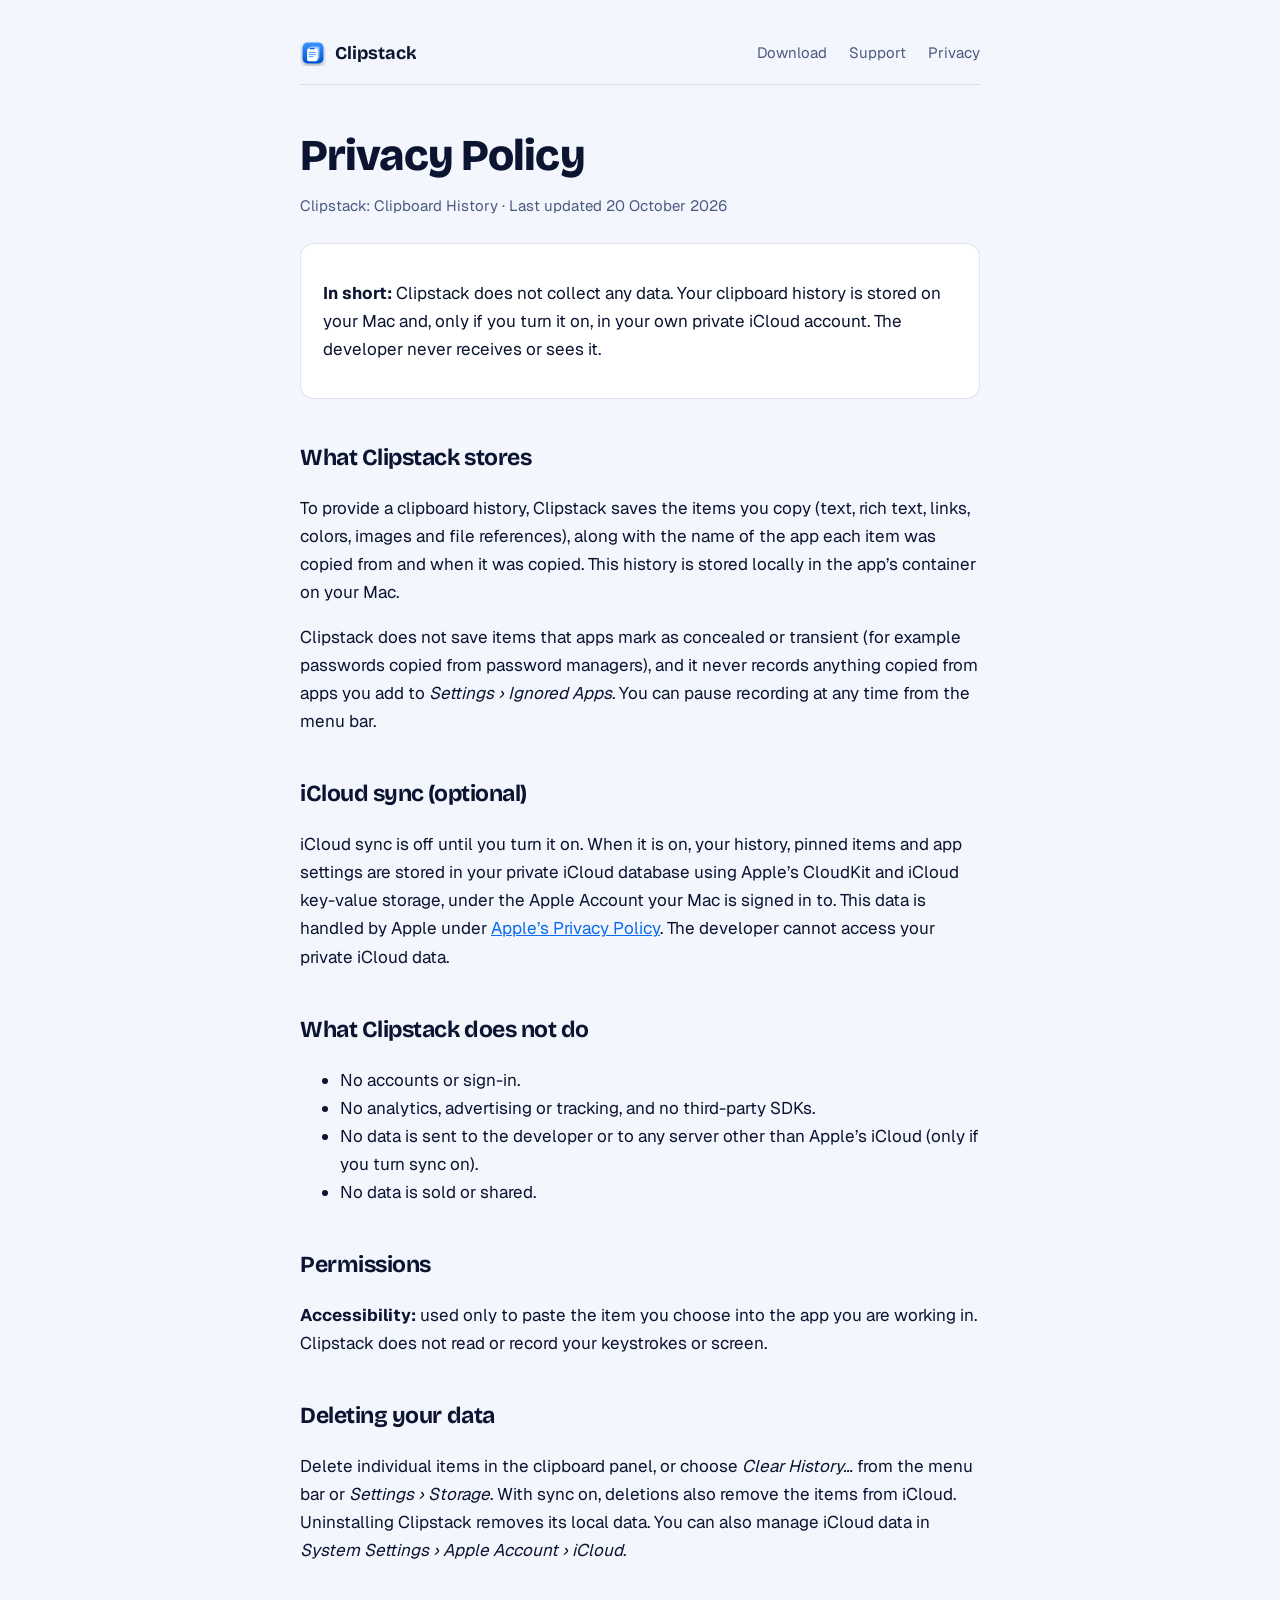
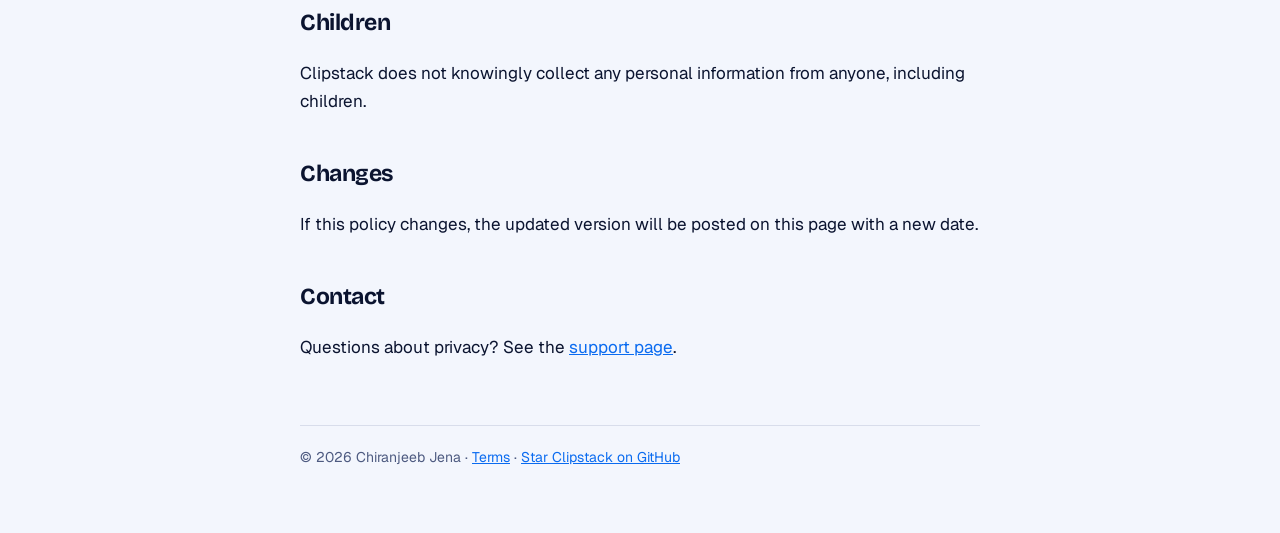
<file: privacy.html>
<!doctype html>
<html lang="en"><head><meta charset="utf-8"><meta name="viewport" content="width=device-width,initial-scale=1">
<title>Clipstack Privacy Policy</title><link rel="icon" href="assets/icon.svg" type="image/svg+xml"><link rel="stylesheet" href="https://fonts.googleapis.com/css2?family=Bricolage+Grotesque:opsz,wght@12..96,700;12..96,800&family=Geist:wght@400;500;600&display=swap"><link rel="stylesheet" href="style.css"></head>
<body><main>
<nav><a href="./"><img src="assets/icon.svg" alt="">Clipstack</a><a href="./#download">Download</a><a href="support">Support</a><a href="privacy">Privacy</a></nav>
<h1>Privacy Policy</h1>
<p class="muted">Clipstack: Clipboard History · Last updated 20 October 2026</p>

<div class="card"><p><strong>In short:</strong> Clipstack does not collect any data. Your clipboard history is stored on your Mac and, only if you turn it on, in your own private iCloud account. The developer never receives or sees it.</p></div>

<h2>What Clipstack stores</h2>
<p>To provide a clipboard history, Clipstack saves the items you copy (text, rich text, links, colors, images and file references), along with the name of the app each item was copied from and when it was copied. This history is stored locally in the app’s container on your Mac.</p>
<p>Clipstack does not save items that apps mark as concealed or transient (for example passwords copied from password managers), and it never records anything copied from apps you add to <em>Settings › Ignored Apps</em>. You can pause recording at any time from the menu bar.</p>

<h2>iCloud sync (optional)</h2>
<p>iCloud sync is off until you turn it on. When it is on, your history, pinned items and app settings are stored in your private iCloud database using Apple’s CloudKit and iCloud key-value storage, under the Apple Account your Mac is signed in to. This data is handled by Apple under <a href="https://www.apple.com/legal/privacy/">Apple’s Privacy Policy</a>. The developer cannot access your private iCloud data.</p>

<h2>What Clipstack does not do</h2>
<ul>
<li>No accounts or sign-in.</li>
<li>No analytics, advertising or tracking, and no third-party SDKs.</li>
<li>No data is sent to the developer or to any server other than Apple’s iCloud (only if you turn sync on).</li>
<li>No data is sold or shared.</li>
</ul>

<h2>Permissions</h2>
<p><strong>Accessibility:</strong> used only to paste the item you choose into the app you are working in. Clipstack does not read or record your keystrokes or screen.</p>

<h2>Deleting your data</h2>
<p>Delete individual items in the clipboard panel, or choose <em>Clear History…</em> from the menu bar or <em>Settings › Storage</em>. With sync on, deletions also remove the items from iCloud. Uninstalling Clipstack removes its local data. You can also manage iCloud data in <em>System Settings › Apple Account › iCloud</em>.</p>

<h2>Children</h2>
<p>Clipstack does not knowingly collect any personal information from anyone, including children.</p>

<h2>Changes</h2>
<p>If this policy changes, the updated version will be posted on this page with a new date.</p>

<h2>Contact</h2>
<p>Questions about privacy? See the <a href="support">support page</a>.</p>
<footer>© 2026 Chiranjeeb Jena · <a href="terms">Terms</a> · <a href="https://github.com/chiranjeebhub/ClipStack">Star Clipstack on GitHub</a></footer>
</main></body></html>
</file>
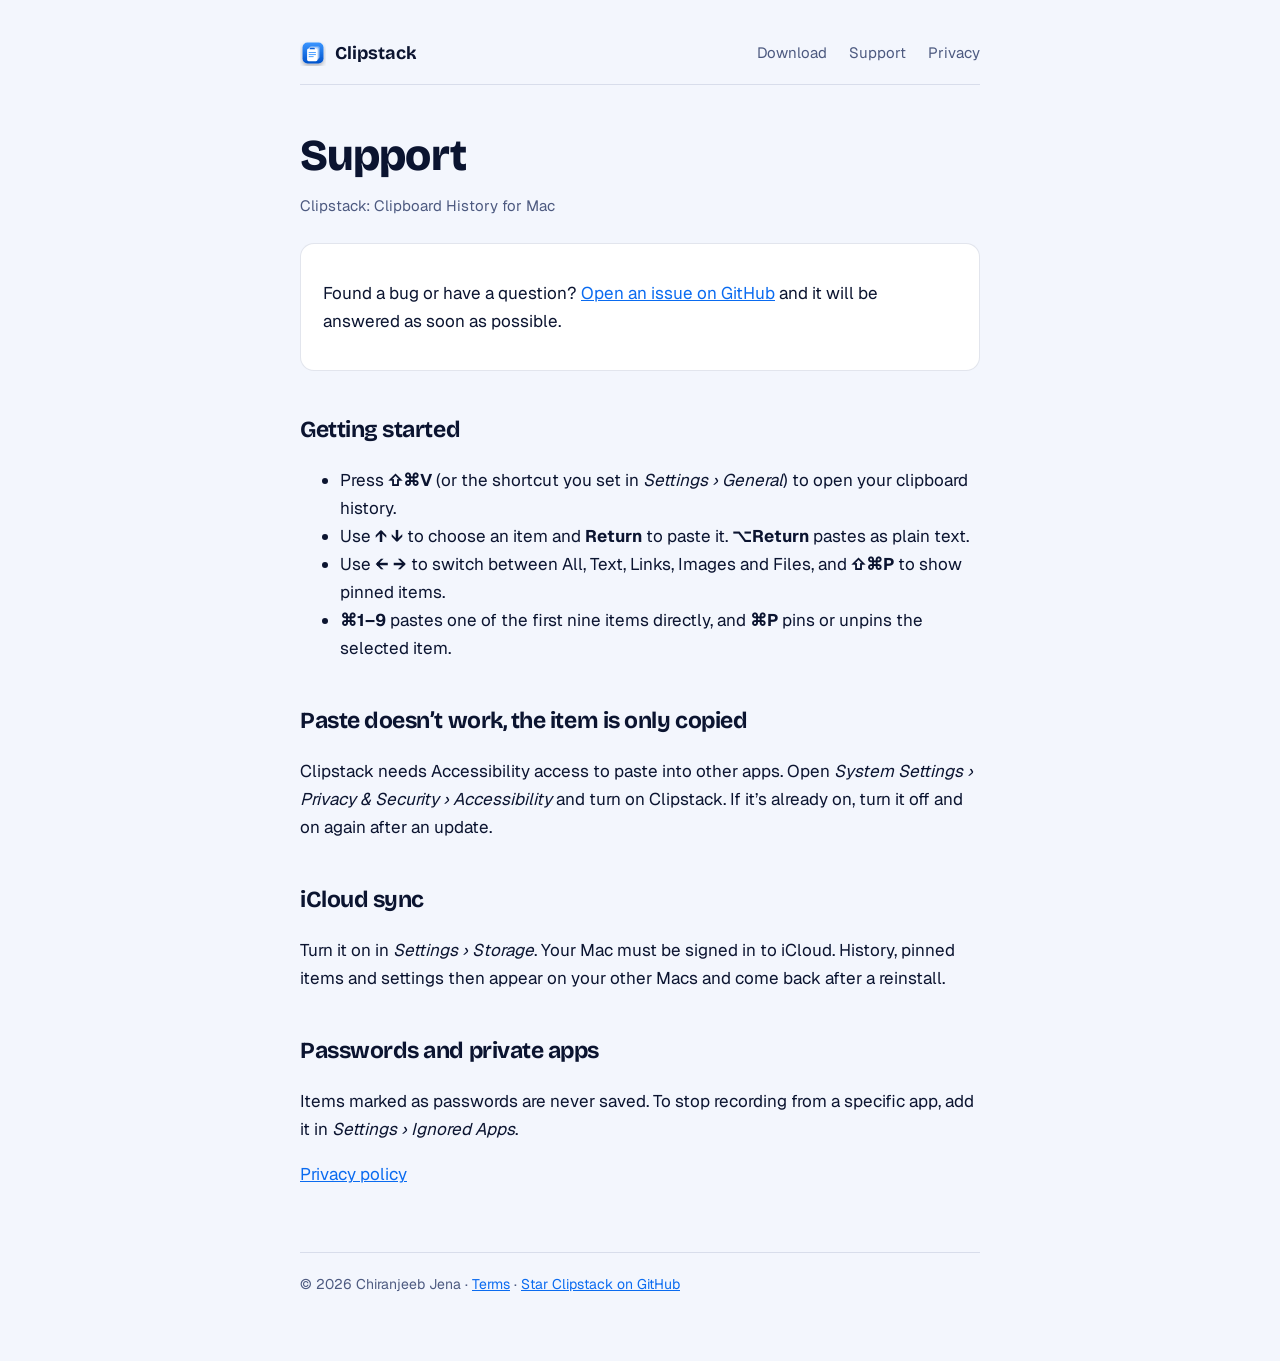
<file: support.html>
<!doctype html>
<html lang="en"><head><meta charset="utf-8"><meta name="viewport" content="width=device-width,initial-scale=1">
<title>Clipstack Support</title><link rel="icon" href="assets/icon.svg" type="image/svg+xml"><link rel="stylesheet" href="https://fonts.googleapis.com/css2?family=Bricolage+Grotesque:opsz,wght@12..96,700;12..96,800&family=Geist:wght@400;500;600&display=swap"><link rel="stylesheet" href="style.css"></head>
<body><main>
<nav><a href="./"><img src="assets/icon.svg" alt="">Clipstack</a><a href="./#download">Download</a><a href="support">Support</a><a href="privacy">Privacy</a></nav>
<h1>Support</h1>
<p class="muted">Clipstack: Clipboard History for Mac</p>

<div class="card"><p>Found a bug or have a question? <a href="https://github.com/chiranjeebhub/clipstack-site/issues/new">Open an issue on GitHub</a> and it will be answered as soon as possible.</p></div>

<h2>Getting started</h2>
<ul>
<li>Press <strong>⇧⌘V</strong> (or the shortcut you set in <em>Settings › General</em>) to open your clipboard history.</li>
<li>Use <strong>↑ ↓</strong> to choose an item and <strong>Return</strong> to paste it. <strong>⌥Return</strong> pastes as plain text.</li>
<li>Use <strong>← →</strong> to switch between All, Text, Links, Images and Files, and <strong>⇧⌘P</strong> to show pinned items.</li>
<li><strong>⌘1–9</strong> pastes one of the first nine items directly, and <strong>⌘P</strong> pins or unpins the selected item.</li>
</ul>

<h2>Paste doesn’t work, the item is only copied</h2>
<p>Clipstack needs Accessibility access to paste into other apps. Open <em>System Settings › Privacy &amp; Security › Accessibility</em> and turn on Clipstack. If it’s already on, turn it off and on again after an update.</p>

<h2>iCloud sync</h2>
<p>Turn it on in <em>Settings › Storage</em>. Your Mac must be signed in to iCloud. History, pinned items and settings then appear on your other Macs and come back after a reinstall.</p>

<h2>Passwords and private apps</h2>
<p>Items marked as passwords are never saved. To stop recording from a specific app, add it in <em>Settings › Ignored Apps</em>.</p>

<p><a href="privacy">Privacy policy</a></p>
<footer>© 2026 Chiranjeeb Jena · <a href="terms">Terms</a> · <a href="https://github.com/chiranjeebhub/ClipStack">Star Clipstack on GitHub</a></footer>
</main></body></html>
</file>
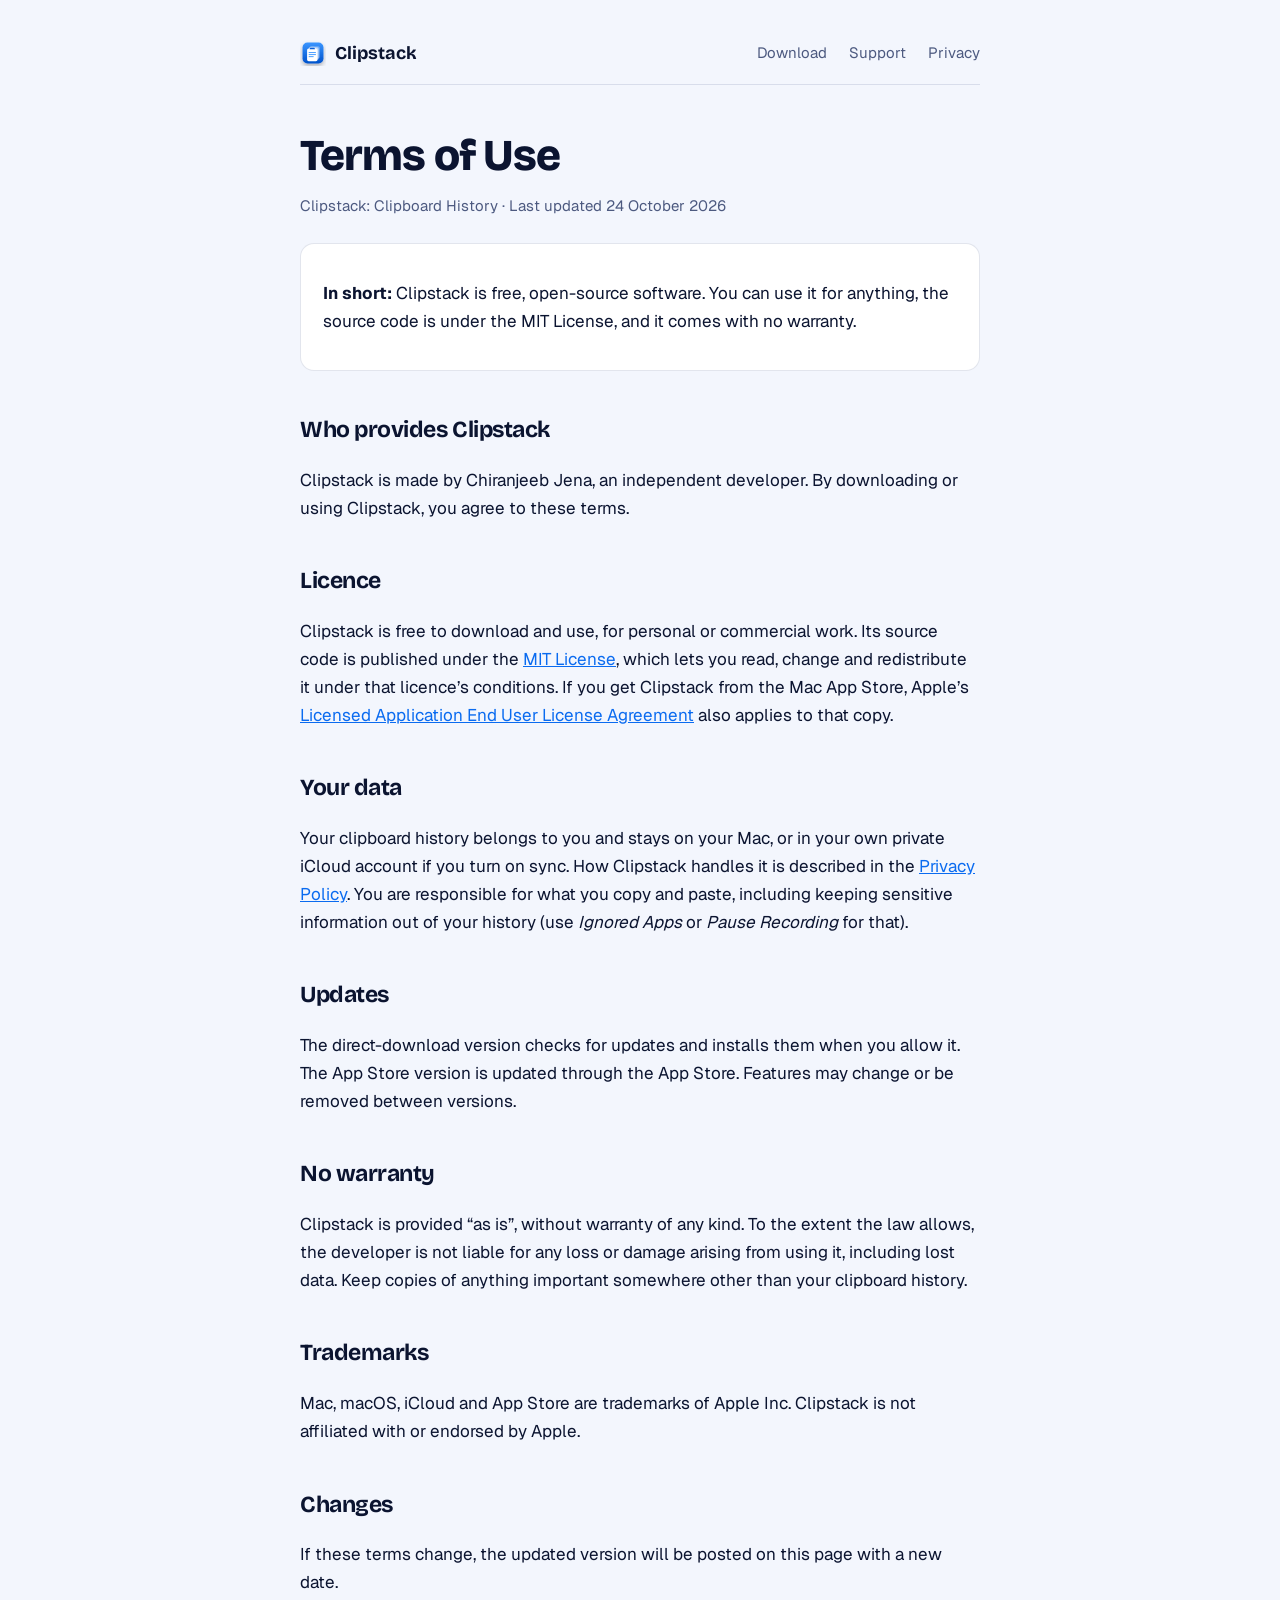
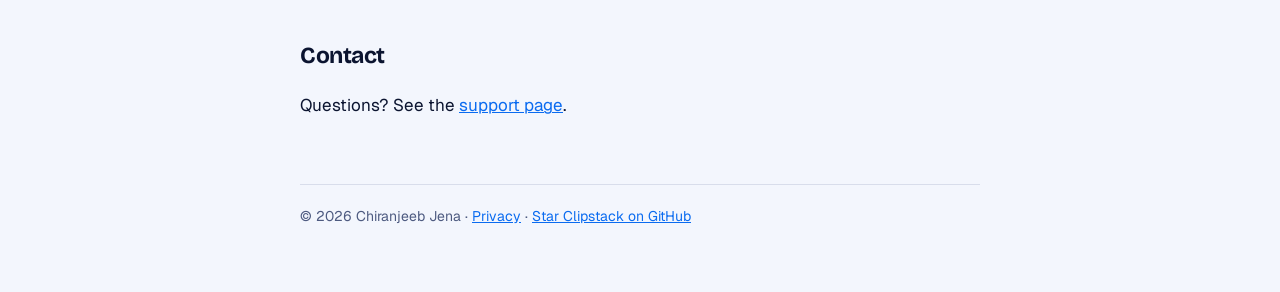
<file: terms.html>
<!doctype html>
<html lang="en"><head><meta charset="utf-8"><meta name="viewport" content="width=device-width,initial-scale=1">
<title>Clipstack Terms of Use</title><link rel="icon" href="assets/icon.svg" type="image/svg+xml"><link rel="stylesheet" href="https://fonts.googleapis.com/css2?family=Bricolage+Grotesque:opsz,wght@12..96,700;12..96,800&family=Geist:wght@400;500;600&display=swap"><link rel="stylesheet" href="style.css"></head>
<body><main>
<nav><a href="./"><img src="assets/icon.svg" alt="">Clipstack</a><a href="./#download">Download</a><a href="support">Support</a><a href="privacy">Privacy</a></nav>
<h1>Terms of Use</h1>
<p class="muted">Clipstack: Clipboard History · Last updated 24 October 2026</p>

<div class="card"><p><strong>In short:</strong> Clipstack is free, open-source software. You can use it for anything, the source code is under the MIT License, and it comes with no warranty.</p></div>

<h2>Who provides Clipstack</h2>
<p>Clipstack is made by Chiranjeeb Jena, an independent developer. By downloading or using Clipstack, you agree to these terms.</p>

<h2>Licence</h2>
<p>Clipstack is free to download and use, for personal or commercial work. Its source code is published under the <a href="https://github.com/chiranjeebhub/ClipStack/blob/main/LICENSE">MIT License</a>, which lets you read, change and redistribute it under that licence’s conditions. If you get Clipstack from the Mac App Store, Apple’s <a href="https://www.apple.com/legal/internet-services/itunes/dev/stdeula/">Licensed Application End User License Agreement</a> also applies to that copy.</p>

<h2>Your data</h2>
<p>Your clipboard history belongs to you and stays on your Mac, or in your own private iCloud account if you turn on sync. How Clipstack handles it is described in the <a href="privacy">Privacy Policy</a>. You are responsible for what you copy and paste, including keeping sensitive information out of your history (use <em>Ignored Apps</em> or <em>Pause Recording</em> for that).</p>

<h2>Updates</h2>
<p>The direct-download version checks for updates and installs them when you allow it. The App Store version is updated through the App Store. Features may change or be removed between versions.</p>

<h2>No warranty</h2>
<p>Clipstack is provided “as is”, without warranty of any kind. To the extent the law allows, the developer is not liable for any loss or damage arising from using it, including lost data. Keep copies of anything important somewhere other than your clipboard history.</p>

<h2>Trademarks</h2>
<p>Mac, macOS, iCloud and App Store are trademarks of Apple Inc. Clipstack is not affiliated with or endorsed by Apple.</p>

<h2>Changes</h2>
<p>If these terms change, the updated version will be posted on this page with a new date.</p>

<h2>Contact</h2>
<p>Questions? See the <a href="support">support page</a>.</p>
<footer>© 2026 Chiranjeeb Jena · <a href="privacy">Privacy</a> · <a href="https://github.com/chiranjeebhub/ClipStack">Star Clipstack on GitHub</a></footer>
</main></body></html>
</file>
<file: style.css>
:root{--bg:#070B1A;--card:#111A36;--line:rgba(150,175,255,.14);--fg:#EAF0FF;--muted:#97A3C7;--accent:#3A95FF;color-scheme:dark}
@media (prefers-color-scheme:light){:root{--bg:#F3F6FD;--card:#FFFFFF;--line:rgba(20,40,110,.12);--fg:#0B1430;--muted:#4D5A80;--accent:#0A6BF0;color-scheme:light}}
*{box-sizing:border-box}
body{margin:0;background:var(--bg);color:var(--fg);font:17px/1.65 "Geist",-apple-system,BlinkMacSystemFont,"Segoe UI",Helvetica,Arial,sans-serif;-webkit-font-smoothing:antialiased}
main{max-width:720px;margin:0 auto;padding:40px max(20px,env(safe-area-inset-right,0px)) 64px max(20px,env(safe-area-inset-left,0px))}
nav{display:flex;align-items:center;gap:22px;margin-bottom:48px;font-size:15px;padding-bottom:18px;border-bottom:1px solid var(--line)}
nav a{color:var(--muted);text-decoration:none}nav a:hover{color:var(--fg)}
nav a:first-child{display:flex;align-items:center;gap:9px;color:var(--fg);font:700 18px "Bricolage Grotesque",system-ui,sans-serif;margin-right:auto}
nav a:first-child img{width:26px;height:26px}
h1,h2{font-family:"Bricolage Grotesque",system-ui,sans-serif;letter-spacing:-.02em;text-wrap:balance}
h1{font-size:44px;line-height:1.05;font-weight:800;margin:0 0 10px}h2{font-size:23px;margin:40px 0 8px}
p,li{color:var(--fg)}.muted{color:var(--muted);font-size:15px}
a{color:var(--accent)}
.card{background:var(--card);border:1px solid var(--line);border-radius:14px;padding:18px 22px;margin:24px 0}
footer{margin-top:64px;padding-top:20px;border-top:1px solid var(--line);color:var(--muted);font-size:14px}
</file>
